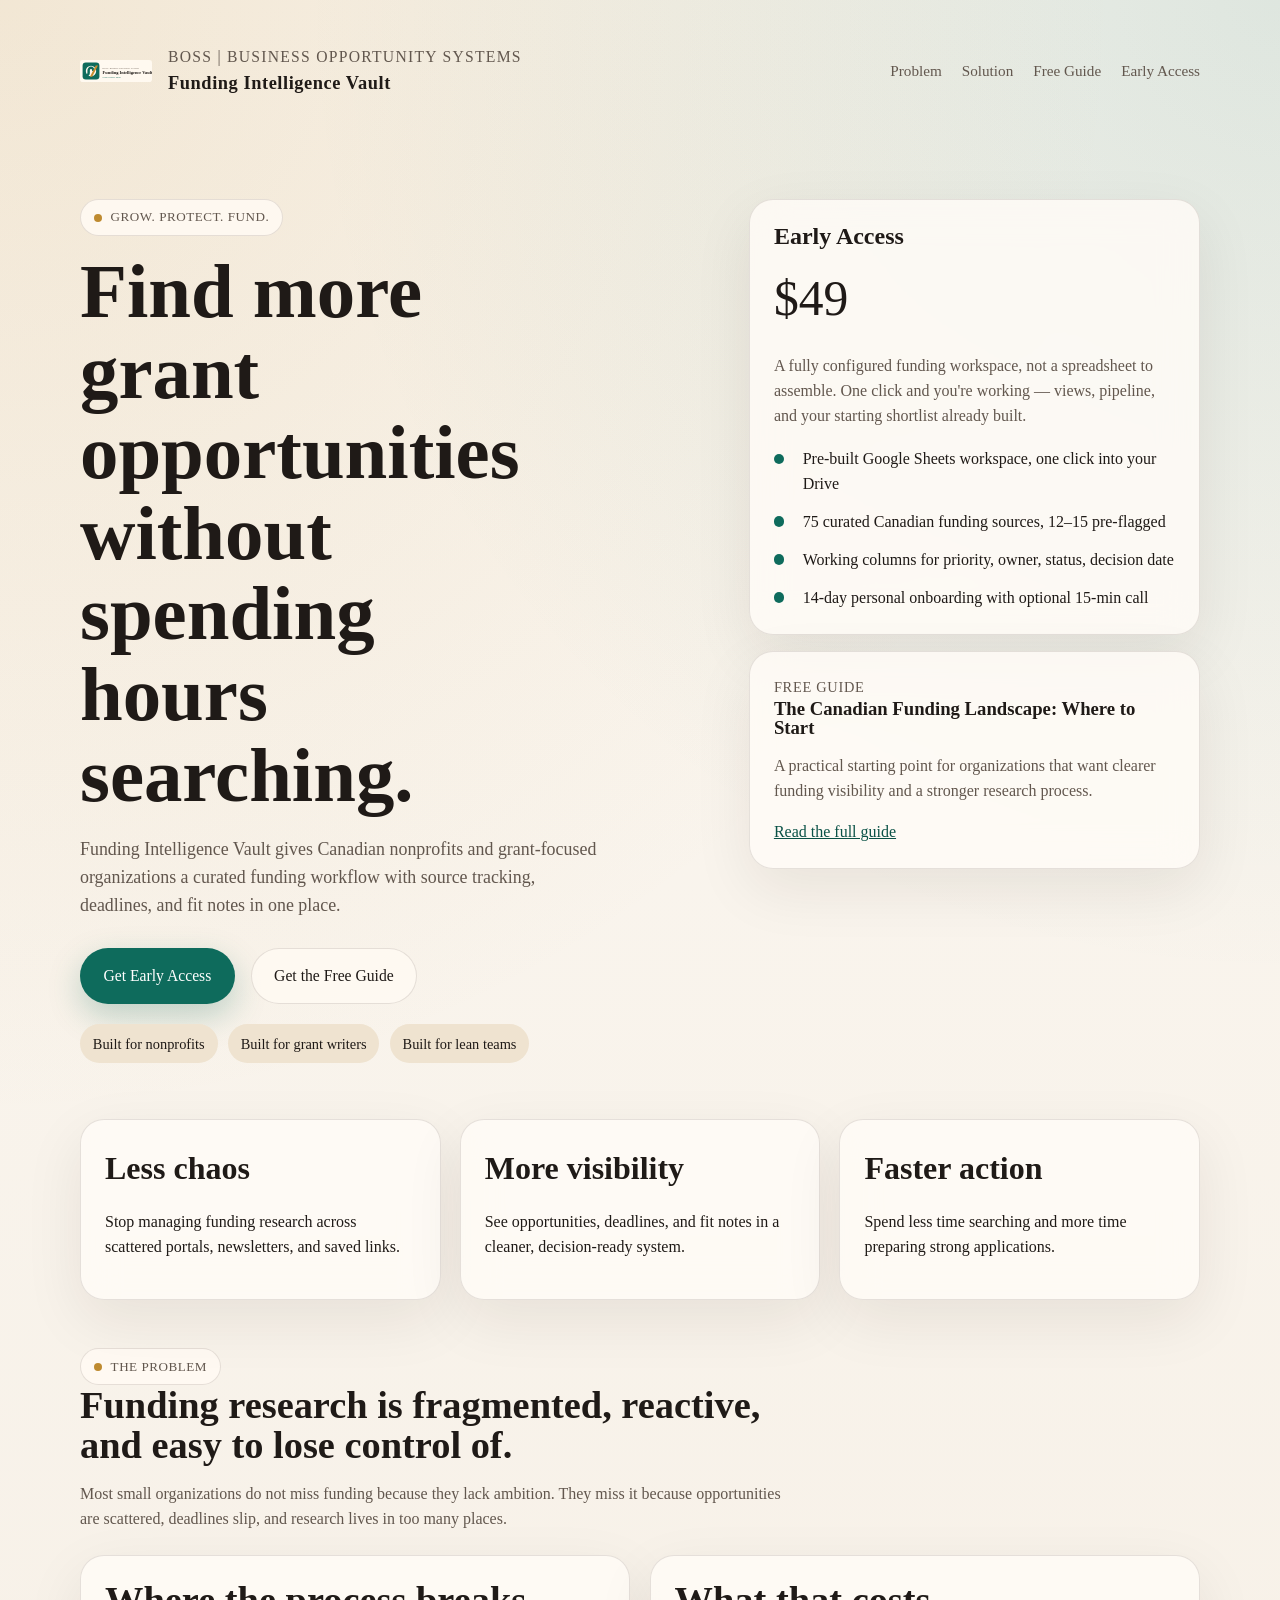
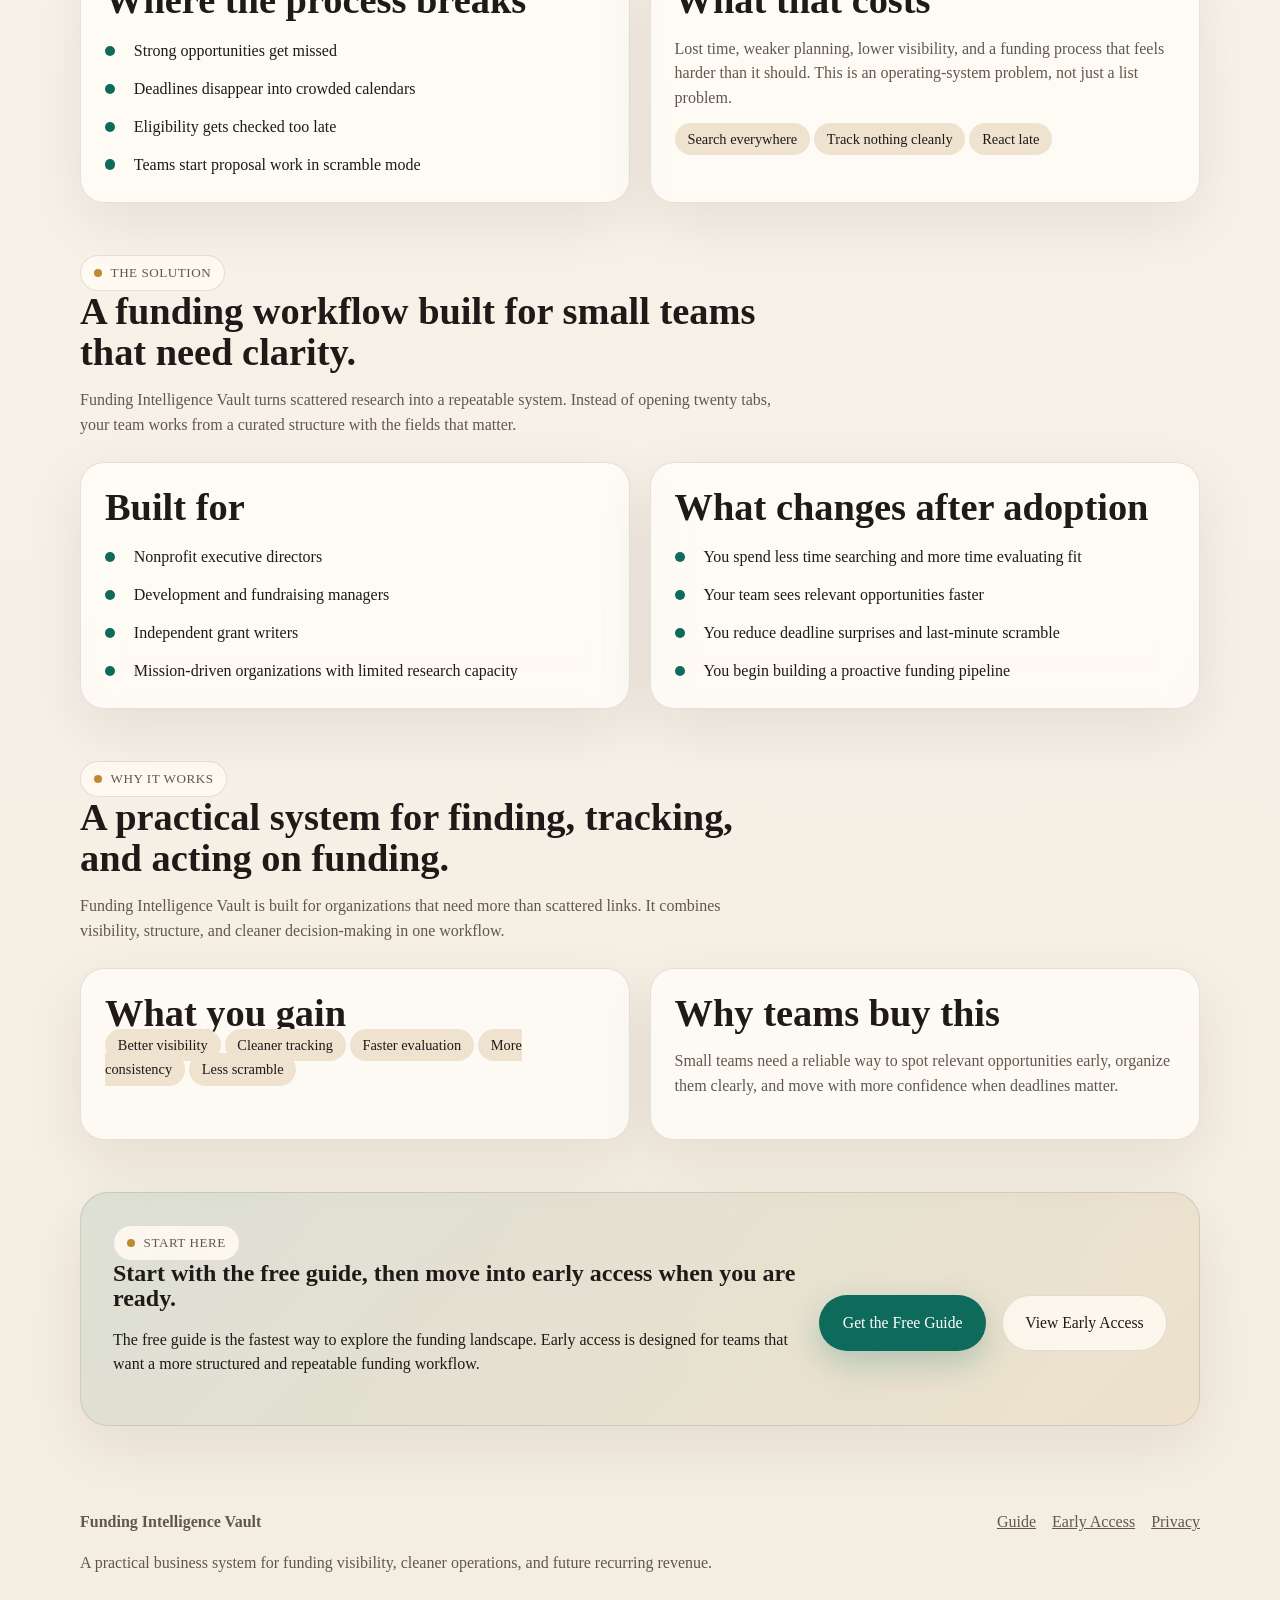
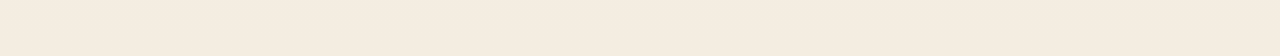
<file: index.html>
<!DOCTYPE html>
<html lang="en">
  <head>
    <meta charset="UTF-8" />
    <meta name="viewport" content="width=device-width, initial-scale=1.0" />
    <title>Funding Intelligence Vault | BOSs | Business Opportunity Systems</title>
    <meta
      name="description"
      content="Funding Intelligence Vault helps Canadian nonprofits and grant-focused organizations find relevant funding opportunities faster with curated sources, deadline tracking, and fit notes."
    />
    <meta property="og:title" content="Funding Intelligence Vault" />
    <meta
      property="og:description"
      content="A funding research and deadline-tracking system for Canadian nonprofits and grant-focused teams."
    />
    <meta property="og:type" content="website" />
    <link rel="icon" type="image/svg+xml" href="assets/favicon.svg" />
    <link rel="stylesheet" href="assets/styles.css" />
  </head>
  <body data-page="home">
    <header class="site-header shell">
      <nav class="nav">
        <a class="brand" href="index.html">
          <img class="brand-mark" src="assets/logo.svg" alt="Funding Intelligence Vault logo" />
        </a>
        <a class="brand brand-text" href="index.html">
          <span class="brand-kicker">BOSs | Business Opportunity Systems</span>
          <strong>Funding Intelligence Vault</strong>
        </a>
        <div class="nav-links">
          <a href="#problem">Problem</a>
          <a href="#solution">Solution</a>
          <a href="guide.html">Free Guide</a>
          <a href="beta.html">Early Access</a>
        </div>
      </nav>

      <section class="hero">
        <div class="hero-copy">
          <span class="eyebrow">Grow. Protect. Fund.</span>
          <h1>Find more grant opportunities without spending hours searching.</h1>
          <p class="lede">
            Funding Intelligence Vault gives Canadian nonprofits and grant-focused
            organizations a curated funding workflow with source tracking,
            deadlines, and fit notes in one place.
          </p>
          <div class="hero-actions">
            <a class="button primary" data-config-link="betaLink" href="beta.html">Get Early Access</a>
            <a class="button secondary" data-config-link="guideLink" href="guide.html">Get the Free Guide</a>
          </div>
          <div class="hero-notes">
            <span>Built for nonprofits</span>
            <span>Built for grant writers</span>
            <span>Built for lean teams</span>
          </div>
        </div>

        <div class="hero-stack">
          <article class="card feature-panel">
            <h2>Early Access</h2>
            <div class="price-tag">$49</div>
            <p>
              A fully configured funding workspace, not a spreadsheet to
              assemble. One click and you're working &mdash; views, pipeline,
              and your starting shortlist already built.
            </p>
            <ul class="icon-list">
              <li>Pre-built Google Sheets workspace, one click into your Drive</li>
              <li>75 curated Canadian funding sources, 12&ndash;15 pre-flagged</li>
              <li>Working columns for priority, owner, status, decision date</li>
              <li>14-day personal onboarding with optional 15-min call</li>
            </ul>
          </article>
          <article class="card accent-panel">
            <div class="card-label">Free Guide</div>
            <h3>The Canadian Funding Landscape: Where to Start</h3>
            <p>
              A practical starting point for organizations that want clearer
              funding visibility and a stronger research process.
            </p>
            <a class="text-link" href="guide-full.html">Read the full guide</a>
          </article>
        </div>
      </section>
    </header>

    <main class="shell">
      <section class="stat-grid">
        <article class="card stat-card">
          <strong>Less chaos</strong>
          <p>Stop managing funding research across scattered portals, newsletters, and saved links.</p>
        </article>
        <article class="card stat-card">
          <strong>More visibility</strong>
          <p>See opportunities, deadlines, and fit notes in a cleaner, decision-ready system.</p>
        </article>
        <article class="card stat-card">
          <strong>Faster action</strong>
          <p>Spend less time searching and more time preparing strong applications.</p>
        </article>
      </section>

      <section class="section" id="problem">
        <div class="section-head">
          <span class="eyebrow">The Problem</span>
          <h2>Funding research is fragmented, reactive, and easy to lose control of.</h2>
          <p>
            Most small organizations do not miss funding because they lack ambition.
            They miss it because opportunities are scattered, deadlines slip, and
            research lives in too many places.
          </p>
        </div>
        <div class="two-up">
          <article class="card content-card">
            <h3>Where the process breaks</h3>
            <ul class="icon-list">
              <li>Strong opportunities get missed</li>
              <li>Deadlines disappear into crowded calendars</li>
              <li>Eligibility gets checked too late</li>
              <li>Teams start proposal work in scramble mode</li>
            </ul>
          </article>
          <article class="card content-card">
            <h3>What that costs</h3>
            <p>
              Lost time, weaker planning, lower visibility, and a funding process
              that feels harder than it should. This is an operating-system
              problem, not just a list problem.
            </p>
            <div class="pill-row">
              <span>Search everywhere</span>
              <span>Track nothing cleanly</span>
              <span>React late</span>
            </div>
          </article>
        </div>
      </section>

      <section class="section" id="solution">
        <div class="section-head">
          <span class="eyebrow">The Solution</span>
          <h2>A funding workflow built for small teams that need clarity.</h2>
          <p>
            Funding Intelligence Vault turns scattered research into a repeatable
            system. Instead of opening twenty tabs, your team works from a curated
            structure with the fields that matter.
          </p>
        </div>
        <div class="two-up">
          <article class="card content-card">
            <h3>Built for</h3>
            <ul class="icon-list">
              <li>Nonprofit executive directors</li>
              <li>Development and fundraising managers</li>
              <li>Independent grant writers</li>
              <li>Mission-driven organizations with limited research capacity</li>
            </ul>
          </article>
          <article class="card content-card">
            <h3>What changes after adoption</h3>
            <ul class="icon-list">
              <li>You spend less time searching and more time evaluating fit</li>
              <li>Your team sees relevant opportunities faster</li>
              <li>You reduce deadline surprises and last-minute scramble</li>
              <li>You begin building a proactive funding pipeline</li>
            </ul>
          </article>
        </div>
      </section>

      <section class="section">
        <div class="section-head">
          <span class="eyebrow">Why It Works</span>
          <h2>A practical system for finding, tracking, and acting on funding.</h2>
          <p>
            Funding Intelligence Vault is built for organizations that need more
            than scattered links. It combines visibility, structure, and cleaner
            decision-making in one workflow.
          </p>
        </div>
        <div class="two-up">
          <article class="card content-card">
            <h3>What you gain</h3>
            <div class="pill-row">
              <span>Better visibility</span>
              <span>Cleaner tracking</span>
              <span>Faster evaluation</span>
              <span>More consistency</span>
              <span>Less scramble</span>
            </div>
          </article>
          <article class="card content-card">
            <h3>Why teams buy this</h3>
            <p>
              Small teams need a reliable way to spot relevant opportunities early,
              organize them clearly, and move with more confidence when deadlines
              matter.
            </p>
          </article>
        </div>
      </section>

      <section class="section">
        <div class="callout">
          <div>
            <span class="eyebrow">Start Here</span>
            <h2>Start with the free guide, then move into early access when you are ready.</h2>
            <p>
              The free guide is the fastest way to explore the funding landscape.
              Early access is designed for teams that want a more structured
              and repeatable funding workflow.
            </p>
          </div>
          <div class="hero-actions">
            <a class="button primary" data-config-link="guideLink" href="guide.html">Get the Free Guide</a>
            <a class="button secondary" data-config-link="betaLink" href="beta.html">View Early Access</a>
          </div>
        </div>
      </section>
    </main>

    <footer class="site-footer shell">
      <div>
        <strong>Funding Intelligence Vault</strong>
        <p>A practical business system for funding visibility, cleaner operations, and future recurring revenue.</p>
      </div>
      <div class="footer-links">
        <a href="guide.html">Guide</a>
        <a href="beta.html">Early Access</a>
        <a href="privacy.html">Privacy</a>
      </div>
    </footer>

    <script src="config.js"></script>
    <script src="assets/site.js"></script>
  </body>
</html>
</file>
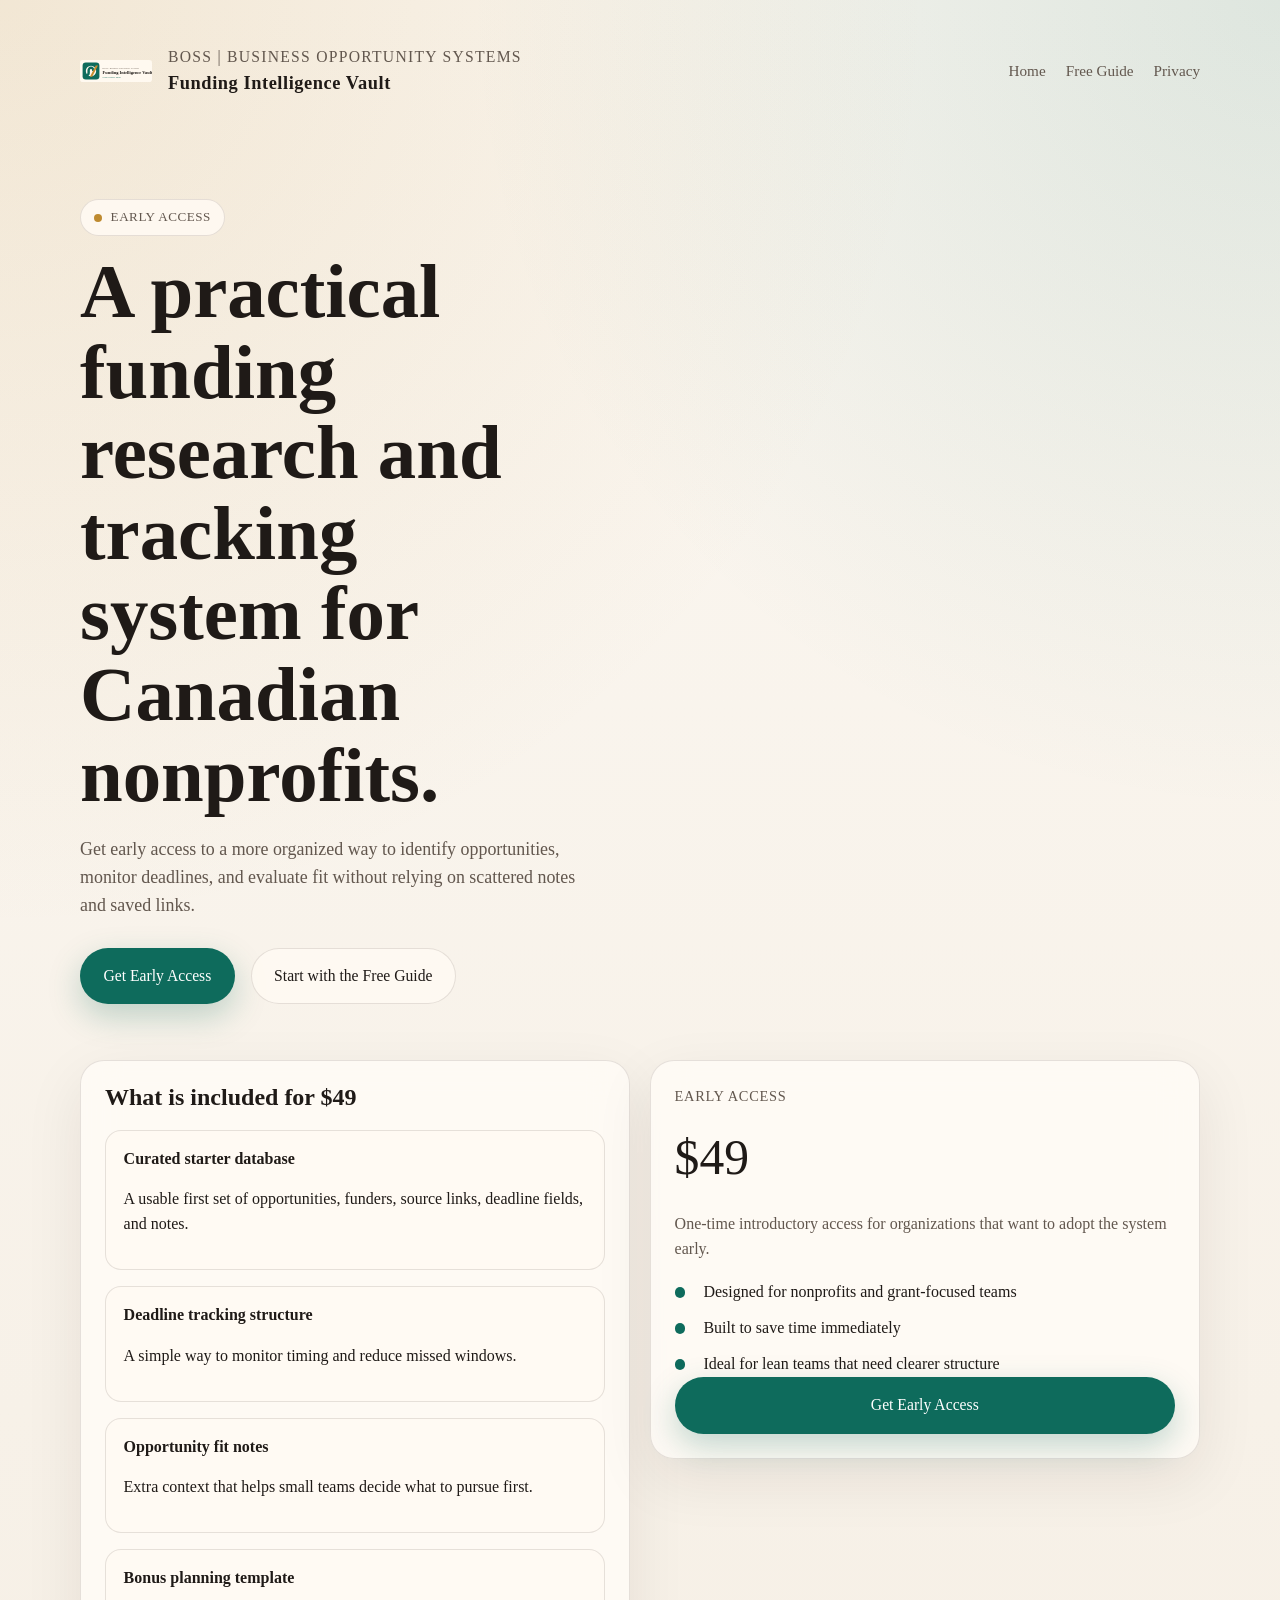
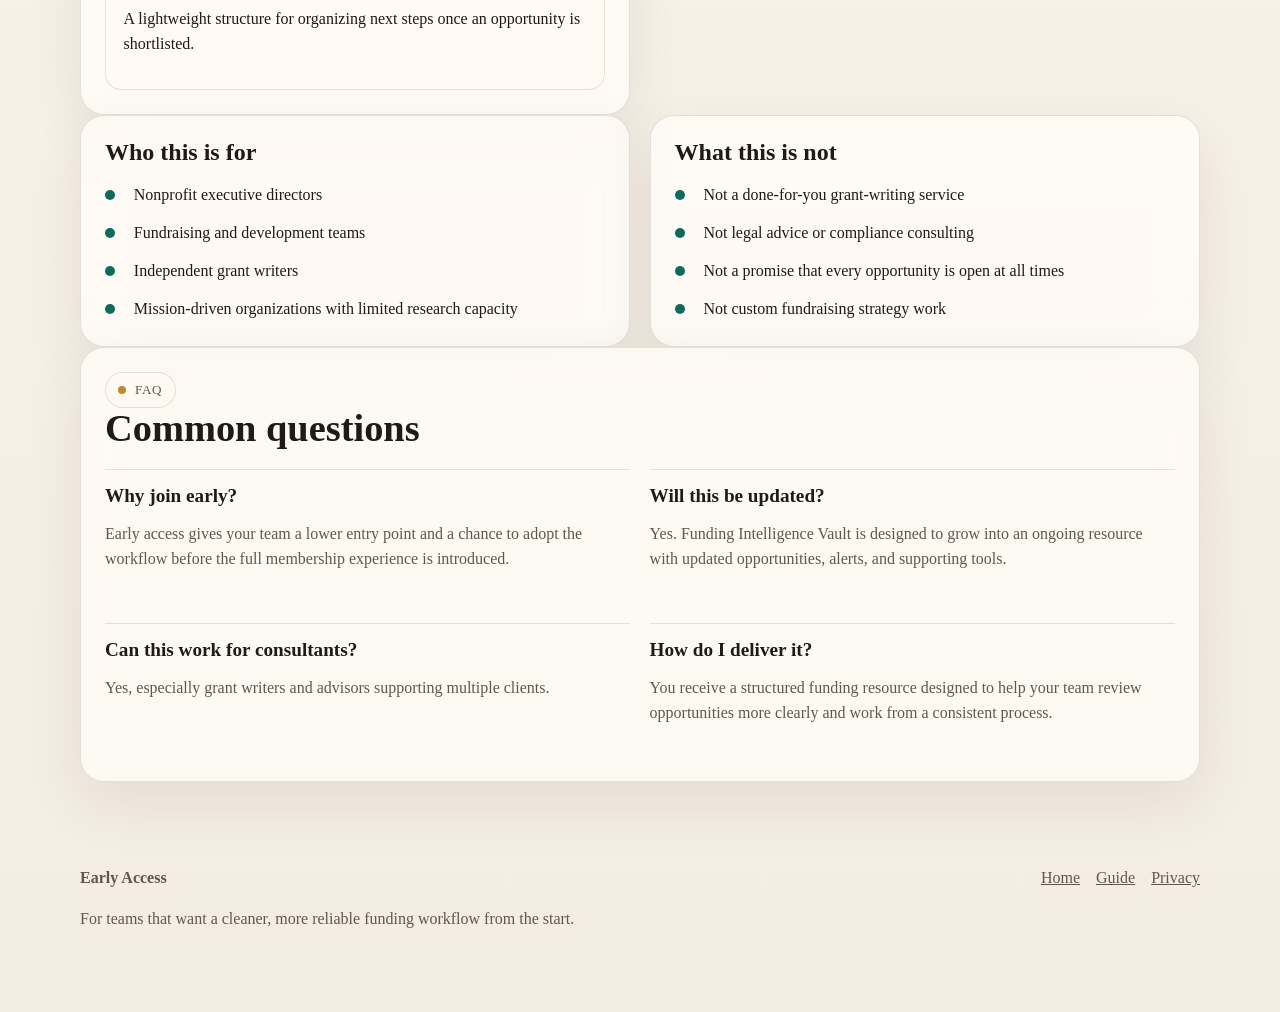
<file: beta.html>
<!DOCTYPE html>
<html lang="en">
  <head>
    <meta charset="UTF-8" />
    <meta name="viewport" content="width=device-width, initial-scale=1.0" />
    <title>Early Access | Funding Intelligence Vault</title>
    <meta
      name="description"
      content="Get early access to Funding Intelligence Vault for $49."
    />
    <link rel="icon" type="image/svg+xml" href="assets/favicon.svg" />
    <link rel="stylesheet" href="assets/styles.css" />
  </head>
  <body data-page="beta">
    <header class="subpage-header shell">
      <nav class="nav">
        <a class="brand" href="index.html">
          <img class="brand-mark" src="assets/logo.svg" alt="Funding Intelligence Vault logo" />
        </a>
        <a class="brand brand-text" href="index.html">
          <span class="brand-kicker">BOSs | Business Opportunity Systems</span>
          <strong>Funding Intelligence Vault</strong>
        </a>
        <div class="nav-links">
          <a href="index.html">Home</a>
          <a href="guide.html">Free Guide</a>
          <a href="privacy.html">Privacy</a>
        </div>
      </nav>
      <section class="subpage-hero">
        <span class="eyebrow">Early Access</span>
        <h1>A practical funding research and tracking system for Canadian nonprofits.</h1>
        <p class="lede">
          Get early access to a more organized way to identify opportunities,
          monitor deadlines, and evaluate fit without relying on scattered notes
          and saved links.
        </p>
        <div class="hero-actions">
          <a class="button primary" data-config-link="betaLink" href="#">Get Early Access</a>
          <a class="button secondary" href="guide.html">Start with the Free Guide</a>
        </div>
      </section>
    </header>

    <main class="shell section-stack">
      <section class="offer-layout">
        <article class="card offer-main">
          <h2>What is included for $49</h2>
          <div class="offer-items">
            <div>
              <strong>Curated starter database</strong>
              <p>A usable first set of opportunities, funders, source links, deadline fields, and notes.</p>
            </div>
            <div>
              <strong>Deadline tracking structure</strong>
              <p>A simple way to monitor timing and reduce missed windows.</p>
            </div>
            <div>
              <strong>Opportunity fit notes</strong>
              <p>Extra context that helps small teams decide what to pursue first.</p>
            </div>
            <div>
              <strong>Bonus planning template</strong>
              <p>A lightweight structure for organizing next steps once an opportunity is shortlisted.</p>
            </div>
          </div>
        </article>

        <aside class="card offer-sidebar">
          <div class="card-label">Early Access</div>
          <div class="price-tag">$49</div>
          <p>One-time introductory access for organizations that want to adopt the system early.</p>
          <ul class="icon-list compact">
            <li>Designed for nonprofits and grant-focused teams</li>
            <li>Built to save time immediately</li>
            <li>Ideal for lean teams that need clearer structure</li>
          </ul>
          <a class="button primary full-width" data-config-link="betaLink" href="#">Get Early Access</a>
        </aside>
      </section>

      <section class="two-up">
        <article class="card content-card">
          <h2>Who this is for</h2>
          <ul class="icon-list">
            <li>Nonprofit executive directors</li>
            <li>Fundraising and development teams</li>
            <li>Independent grant writers</li>
            <li>Mission-driven organizations with limited research capacity</li>
          </ul>
        </article>
        <article class="card content-card">
          <h2>What this is not</h2>
          <ul class="icon-list">
            <li>Not a done-for-you grant-writing service</li>
            <li>Not legal advice or compliance consulting</li>
            <li>Not a promise that every opportunity is open at all times</li>
            <li>Not custom fundraising strategy work</li>
          </ul>
        </article>
      </section>

      <section class="card faq-panel">
        <div class="reading-head">
          <span class="eyebrow">FAQ</span>
          <h2>Common questions</h2>
        </div>
        <div class="reading-grid">
          <article>
            <h3>Why join early?</h3>
            <p>Early access gives your team a lower entry point and a chance to adopt the workflow before the full membership experience is introduced.</p>
          </article>
          <article>
            <h3>Will this be updated?</h3>
            <p>Yes. Funding Intelligence Vault is designed to grow into an ongoing resource with updated opportunities, alerts, and supporting tools.</p>
          </article>
          <article>
            <h3>Can this work for consultants?</h3>
            <p>Yes, especially grant writers and advisors supporting multiple clients.</p>
          </article>
          <article>
            <h3>How do I deliver it?</h3>
            <p>You receive a structured funding resource designed to help your team review opportunities more clearly and work from a consistent process.</p>
          </article>
        </div>
      </section>
    </main>

    <footer class="site-footer shell">
      <div>
        <strong>Early Access</strong>
        <p>For teams that want a cleaner, more reliable funding workflow from the start.</p>
      </div>
      <div class="footer-links">
        <a href="index.html">Home</a>
        <a href="guide.html">Guide</a>
        <a href="privacy.html">Privacy</a>
      </div>
    </footer>

    <script src="config.js"></script>
    <script src="assets/site.js"></script>
  </body>
</html>
</file>
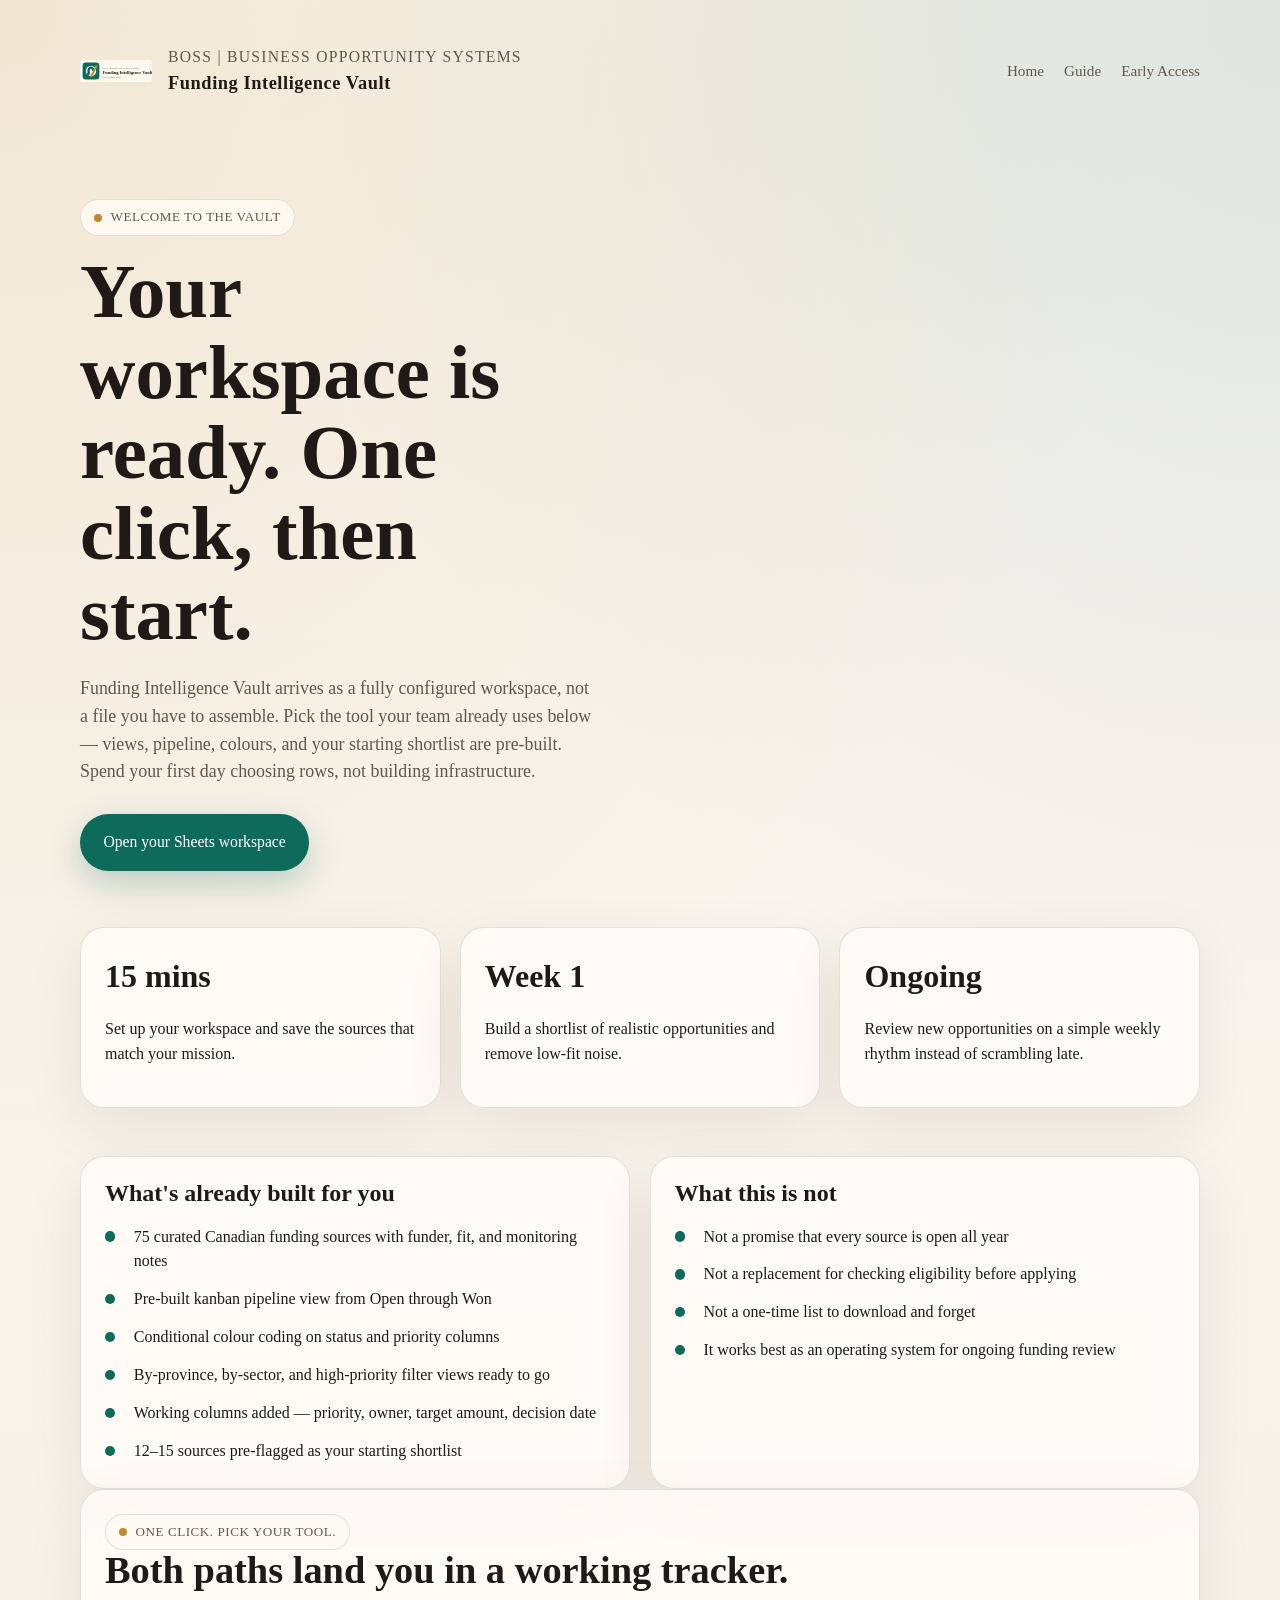
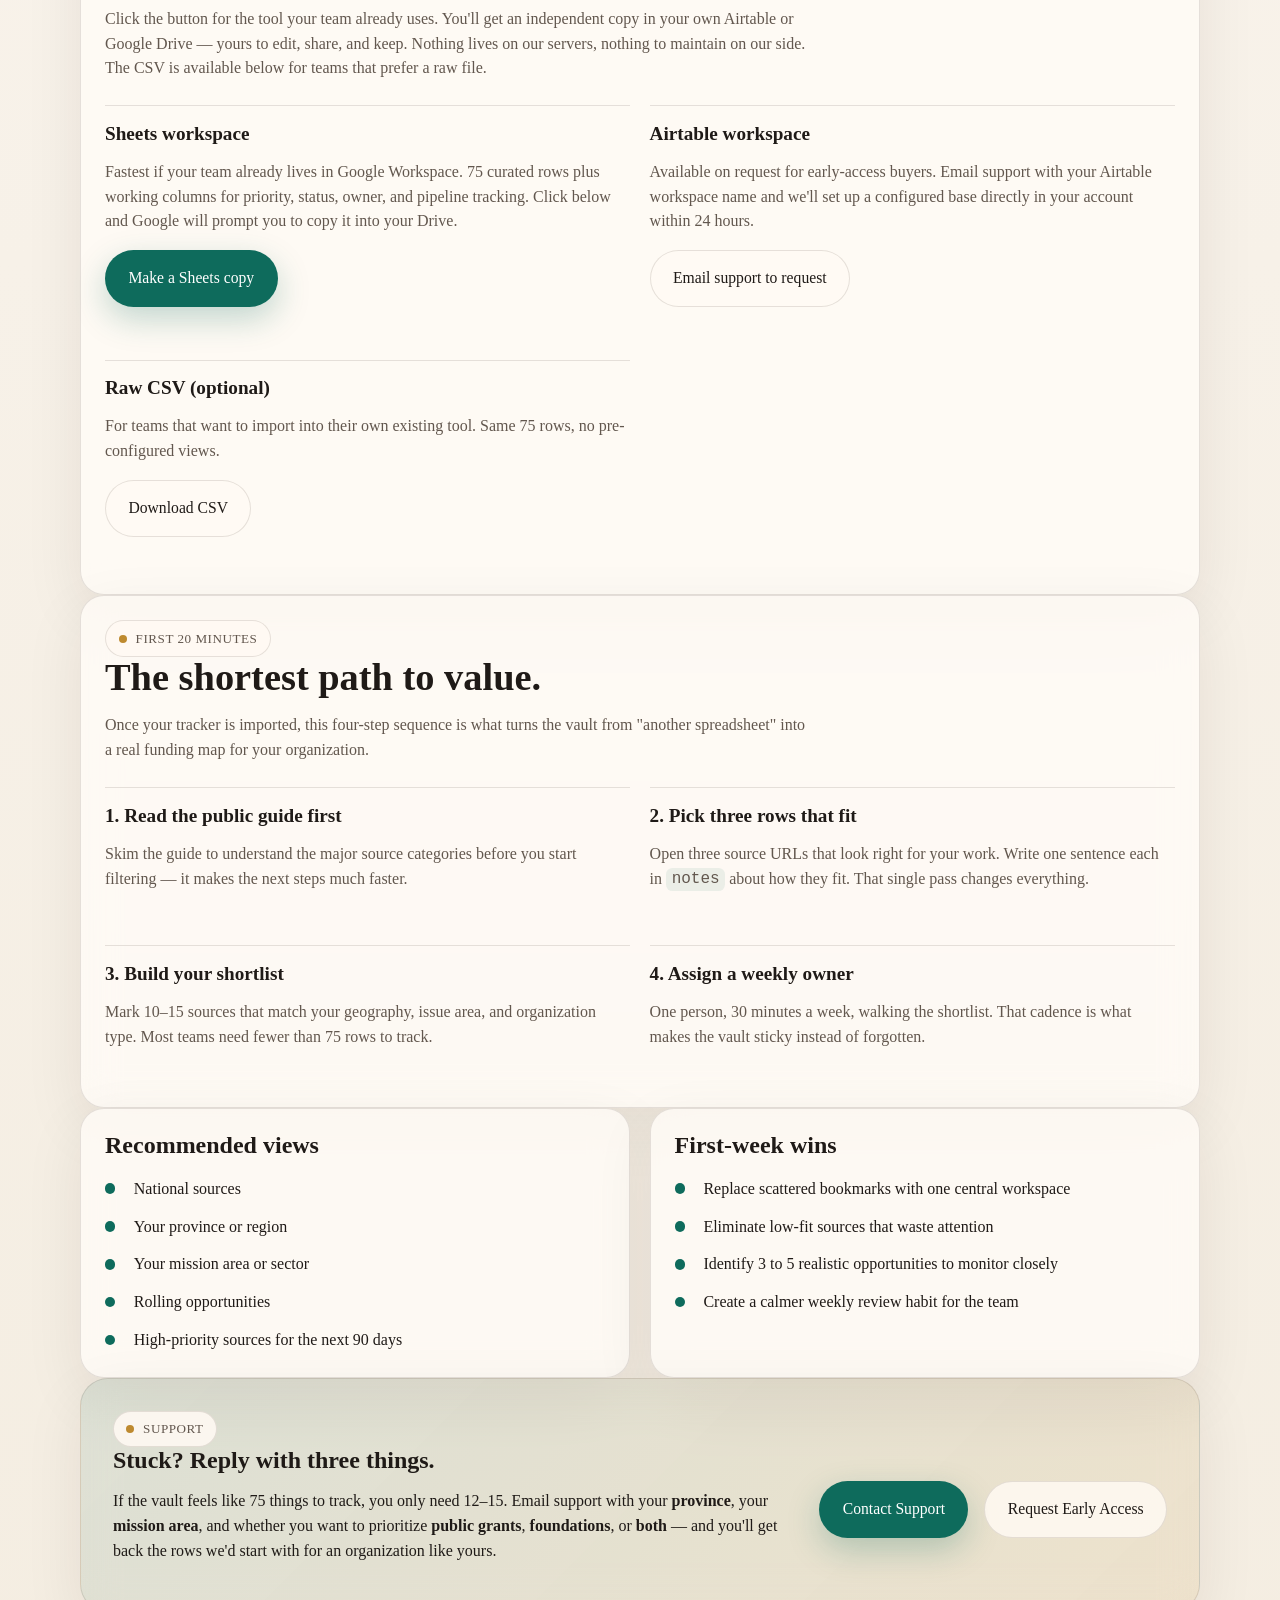
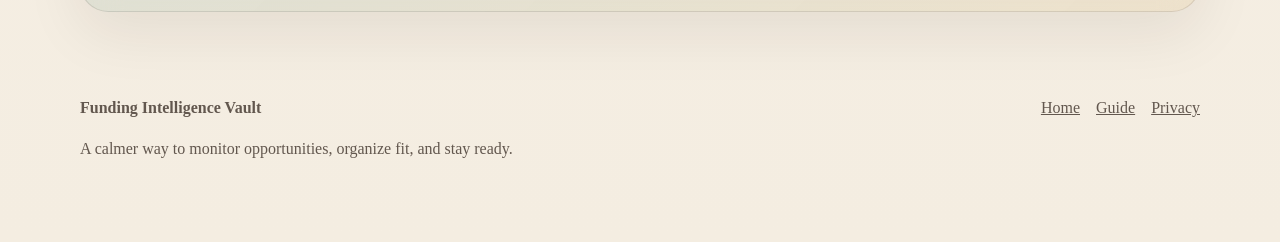
<file: customer-start.html>
<!DOCTYPE html>
<html lang="en">
  <head>
    <meta charset="UTF-8" />
    <meta name="viewport" content="width=device-width, initial-scale=1.0" />
    <title>Customer Start Guide | Funding Intelligence Vault</title>
    <meta
      name="description"
      content="A clear onboarding guide for getting value from Funding Intelligence Vault in your first week."
    />
    <link rel="icon" type="image/svg+xml" href="assets/favicon.svg" />
    <link rel="stylesheet" href="assets/styles.css" />
  </head>
  <body data-page="customer-start">
    <header class="subpage-header shell">
      <nav class="nav">
        <a class="brand" href="index.html">
          <img class="brand-mark" src="assets/logo.svg" alt="Funding Intelligence Vault logo" />
        </a>
        <a class="brand brand-text" href="index.html">
          <span class="brand-kicker">BOSs | Business Opportunity Systems</span>
          <strong>Funding Intelligence Vault</strong>
        </a>
        <div class="nav-links">
          <a href="index.html">Home</a>
          <a href="guide-full.html">Guide</a>
          <a href="request-access.html">Early Access</a>
        </div>
      </nav>

      <section class="subpage-hero">
        <span class="eyebrow">Welcome to the Vault</span>
        <h1>Your workspace is ready. One click, then start.</h1>
        <p class="lede">
          Funding Intelligence Vault arrives as a fully configured workspace,
          not a file you have to assemble. Pick the tool your team already
          uses below &mdash; views, pipeline, colours, and your starting
          shortlist are pre-built. Spend your first day choosing rows, not
          building infrastructure.
        </p>
        <div class="hero-actions">
          <a class="button primary" data-config-link="sheetsTemplateUrl" href="#">Open your Sheets workspace</a>
          <a class="button secondary" data-config-link="airtableTemplateUrl" data-hide-when-empty href="#">Or open the Airtable version</a>
        </div>
      </section>
    </header>

    <main class="shell section-stack">
      <section class="stat-grid">
        <article class="card stat-card">
          <strong>15 mins</strong>
          <p>Set up your workspace and save the sources that match your mission.</p>
        </article>
        <article class="card stat-card">
          <strong>Week 1</strong>
          <p>Build a shortlist of realistic opportunities and remove low-fit noise.</p>
        </article>
        <article class="card stat-card">
          <strong>Ongoing</strong>
          <p>Review new opportunities on a simple weekly rhythm instead of scrambling late.</p>
        </article>
      </section>

      <section class="two-up">
        <article class="card content-card">
          <h2>What's already built for you</h2>
          <ul class="icon-list">
            <li>75 curated Canadian funding sources with funder, fit, and monitoring notes</li>
            <li>Pre-built kanban pipeline view from Open through Won</li>
            <li>Conditional colour coding on status and priority columns</li>
            <li>By-province, by-sector, and high-priority filter views ready to go</li>
            <li>Working columns added &mdash; priority, owner, target amount, decision date</li>
            <li>12&ndash;15 sources pre-flagged as your starting shortlist</li>
          </ul>
        </article>
        <article class="card content-card">
          <h2>What this is not</h2>
          <ul class="icon-list">
            <li>Not a promise that every source is open all year</li>
            <li>Not a replacement for checking eligibility before applying</li>
            <li>Not a one-time list to download and forget</li>
            <li>It works best as an operating system for ongoing funding review</li>
          </ul>
        </article>
      </section>

      <section class="card reading-card">
        <div class="section-head">
          <span class="eyebrow">One click. Pick your tool.</span>
          <h2>Both paths land you in a working tracker.</h2>
          <p>
            Click the button for the tool your team already uses. You'll get
            an independent copy in your own Airtable or Google Drive &mdash;
            yours to edit, share, and keep. Nothing lives on our servers,
            nothing to maintain on our side. The CSV is available below for
            teams that prefer a raw file.
          </p>
        </div>
        <div class="reading-grid onboarding-grid">
          <article>
            <h3>Sheets workspace</h3>
            <p>
              Fastest if your team already lives in Google Workspace. 75
              curated rows plus working columns for priority, status,
              owner, and pipeline tracking. Click below and Google will
              prompt you to copy it into your Drive.
            </p>
            <p>
              <a class="button primary" data-config-link="sheetsTemplateUrl" href="#">Make a Sheets copy</a>
            </p>
          </article>
          <article data-hide-when-empty-parent>
            <h3>Airtable workspace</h3>
            <p>
              Available on request for early-access buyers. Email support
              with your Airtable workspace name and we'll set up a
              configured base directly in your account within 24 hours.
            </p>
            <p>
              <a class="button secondary" data-config-link="contactLink" href="#">Email support to request</a>
            </p>
          </article>
          <article>
            <h3>Raw CSV (optional)</h3>
            <p>
              For teams that want to import into their own existing tool.
              Same 75 rows, no pre-configured views.
            </p>
            <p>
              <a class="button secondary" href="funding-intelligence-vault-template.csv" download>Download CSV</a>
            </p>
          </article>
        </div>
      </section>

      <section class="card reading-card">
        <div class="section-head">
          <span class="eyebrow">First 20 Minutes</span>
          <h2>The shortest path to value.</h2>
          <p>
            Once your tracker is imported, this four-step sequence is what
            turns the vault from "another spreadsheet" into a real funding map
            for your organization.
          </p>
        </div>
        <div class="reading-grid onboarding-grid">
          <article>
            <h3>1. Read the public guide first</h3>
            <p>
              Skim the guide to understand the major source categories before
              you start filtering — it makes the next steps much faster.
            </p>
          </article>
          <article>
            <h3>2. Pick three rows that fit</h3>
            <p>
              Open three source URLs that look right for your work. Write one
              sentence each in <code>notes</code> about how they fit. That
              single pass changes everything.
            </p>
          </article>
          <article>
            <h3>3. Build your shortlist</h3>
            <p>
              Mark 10–15 sources that match your geography, issue area, and
              organization type. Most teams need fewer than 75 rows to track.
            </p>
          </article>
          <article>
            <h3>4. Assign a weekly owner</h3>
            <p>
              One person, 30 minutes a week, walking the shortlist. That
              cadence is what makes the vault sticky instead of forgotten.
            </p>
          </article>
        </div>
      </section>

      <section class="two-up">
        <article class="card content-card">
          <h2>Recommended views</h2>
          <ul class="icon-list">
            <li>National sources</li>
            <li>Your province or region</li>
            <li>Your mission area or sector</li>
            <li>Rolling opportunities</li>
            <li>High-priority sources for the next 90 days</li>
          </ul>
        </article>
        <article class="card content-card">
          <h2>First-week wins</h2>
          <ul class="icon-list">
            <li>Replace scattered bookmarks with one central workspace</li>
            <li>Eliminate low-fit sources that waste attention</li>
            <li>Identify 3 to 5 realistic opportunities to monitor closely</li>
            <li>Create a calmer weekly review habit for the team</li>
          </ul>
        </article>
      </section>

      <section class="card callout">
        <div>
          <span class="eyebrow">Support</span>
          <h2>Stuck? Reply with three things.</h2>
          <p>
            If the vault feels like 75 things to track, you only need 12–15.
            Email support with your <strong>province</strong>, your
            <strong>mission area</strong>, and whether you want to prioritize
            <strong>public grants</strong>, <strong>foundations</strong>, or
            <strong>both</strong> — and you'll get back the rows we'd start
            with for an organization like yours.
          </p>
        </div>
        <div class="hero-actions">
          <a class="button primary" data-config-link="contactLink" href="#">Contact Support</a>
          <a class="button secondary" href="request-access.html">Request Early Access</a>
        </div>
      </section>
    </main>

    <footer class="site-footer shell">
      <div>
        <strong>Funding Intelligence Vault</strong>
        <p>A calmer way to monitor opportunities, organize fit, and stay ready.</p>
      </div>
      <div class="footer-links">
        <a href="index.html">Home</a>
        <a href="guide-full.html">Guide</a>
        <a href="privacy.html">Privacy</a>
      </div>
    </footer>

    <script src="config.js"></script>
    <script src="assets/site.js"></script>
  </body>
</html>
</file>
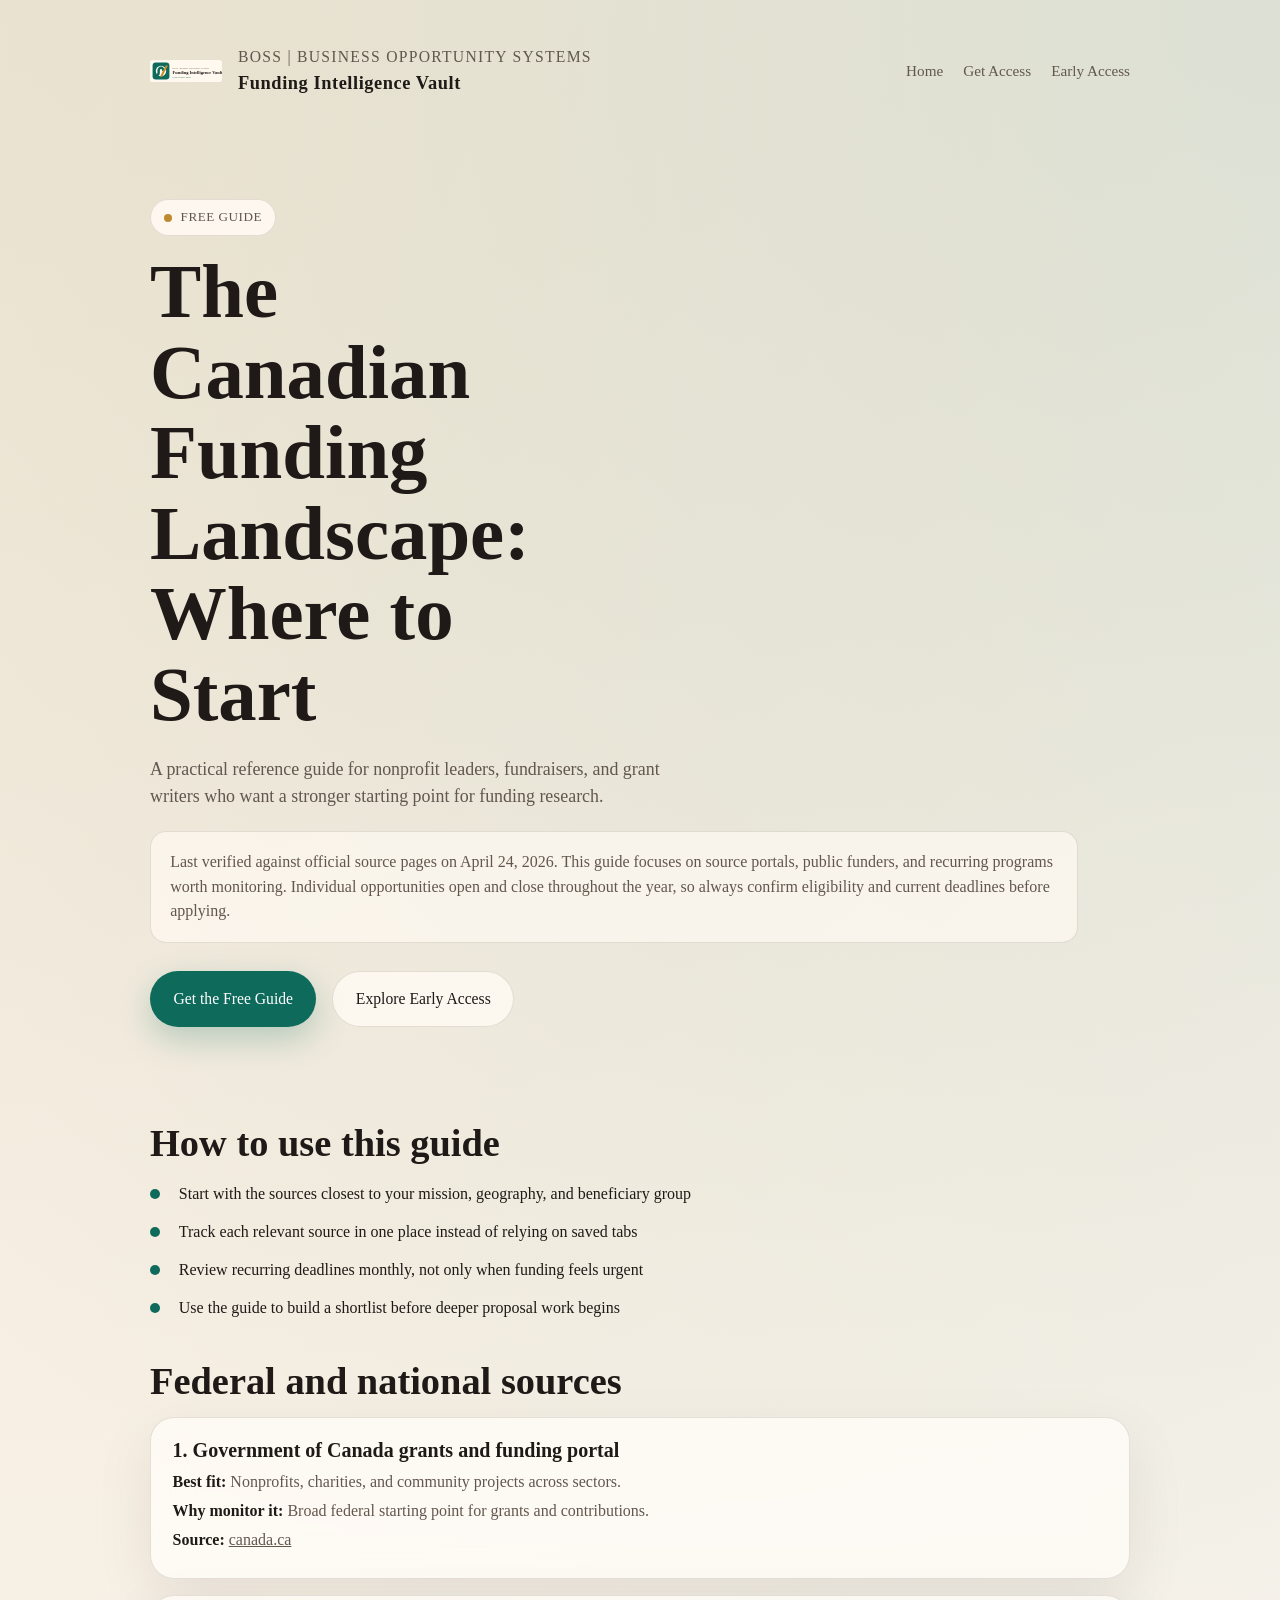
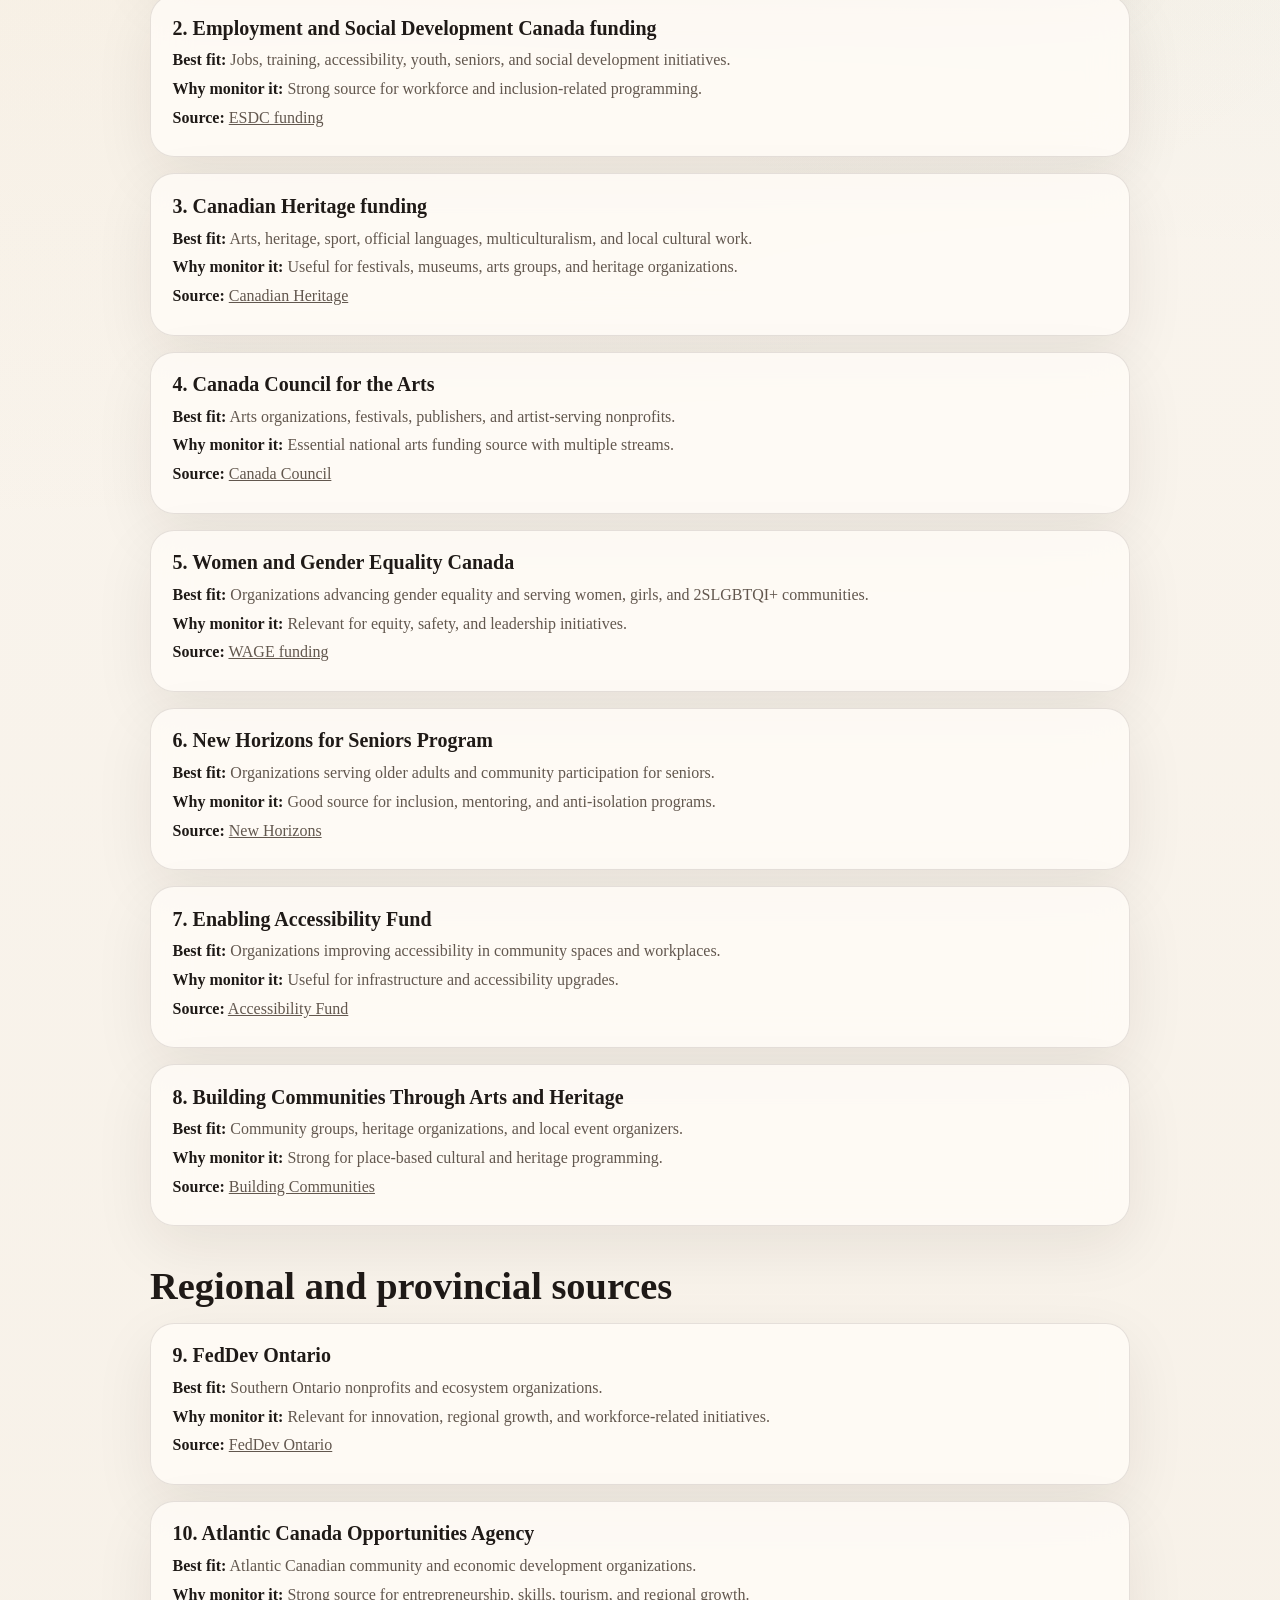
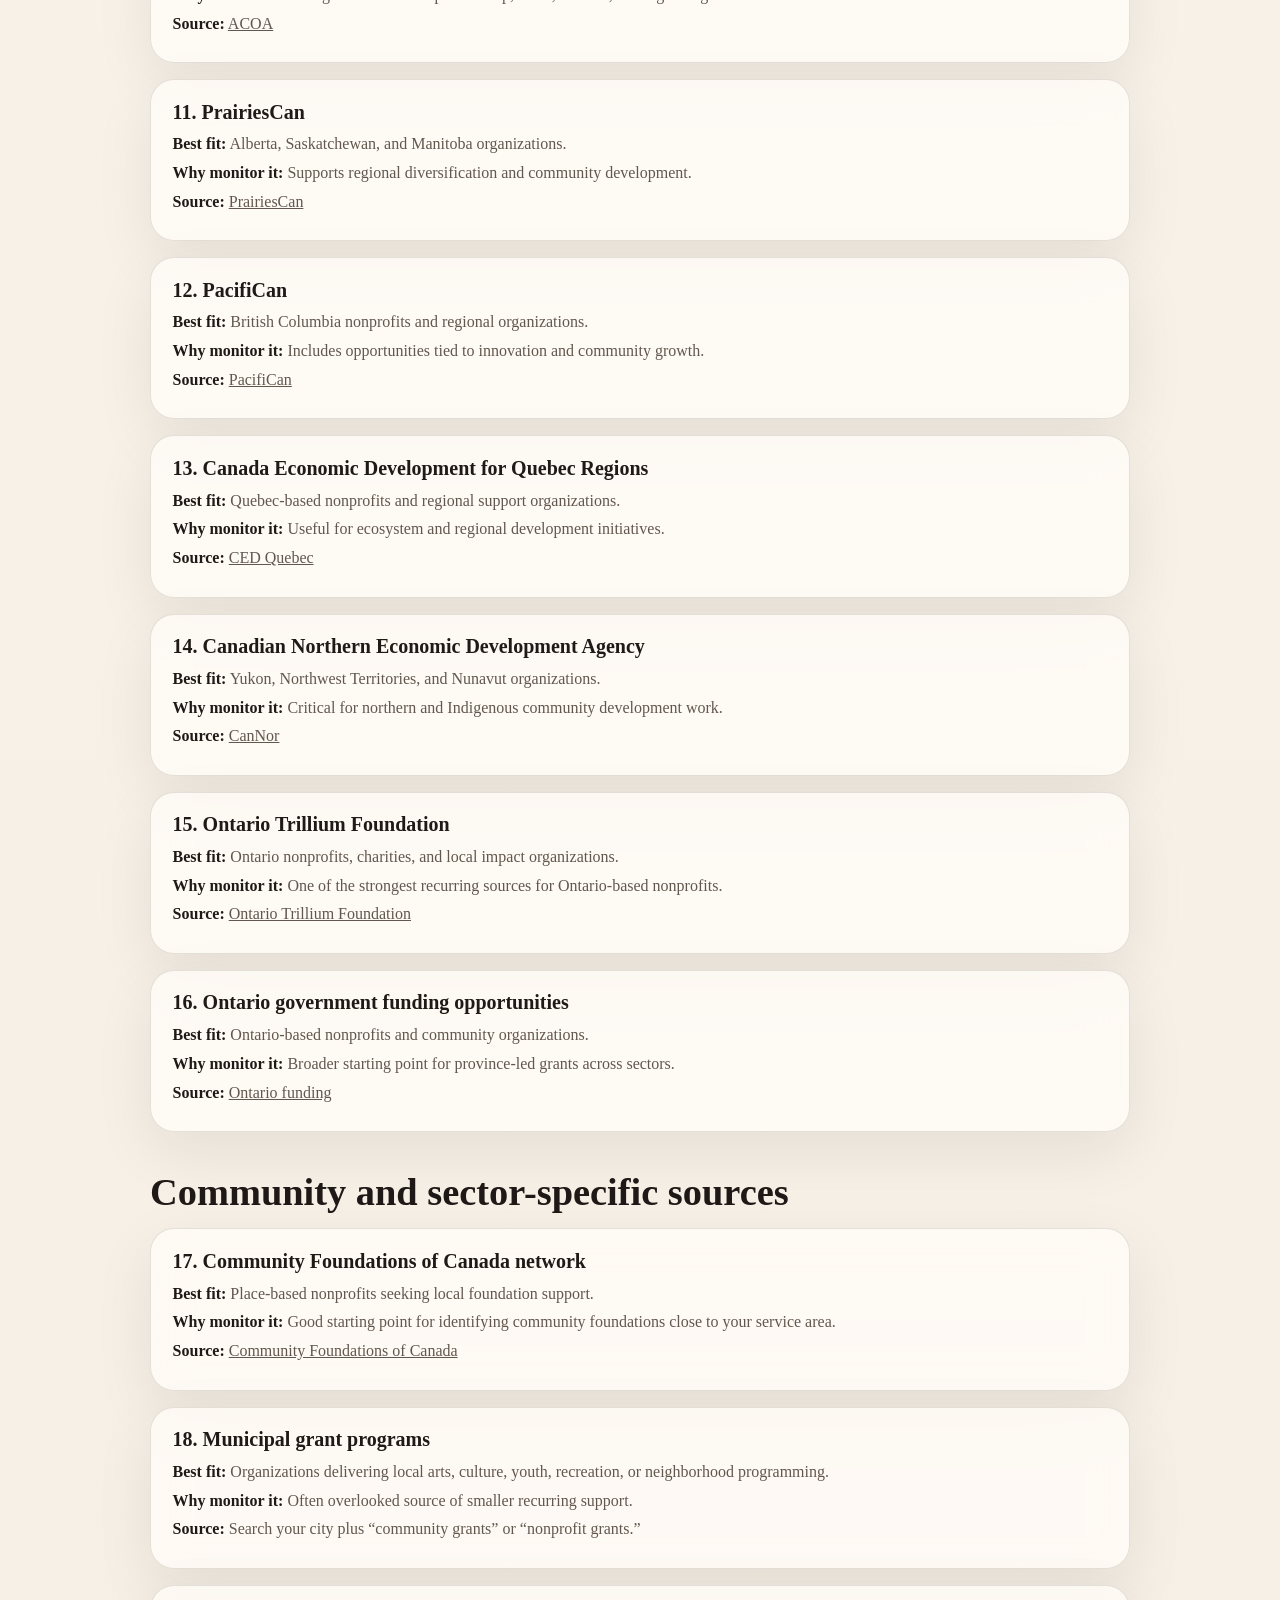
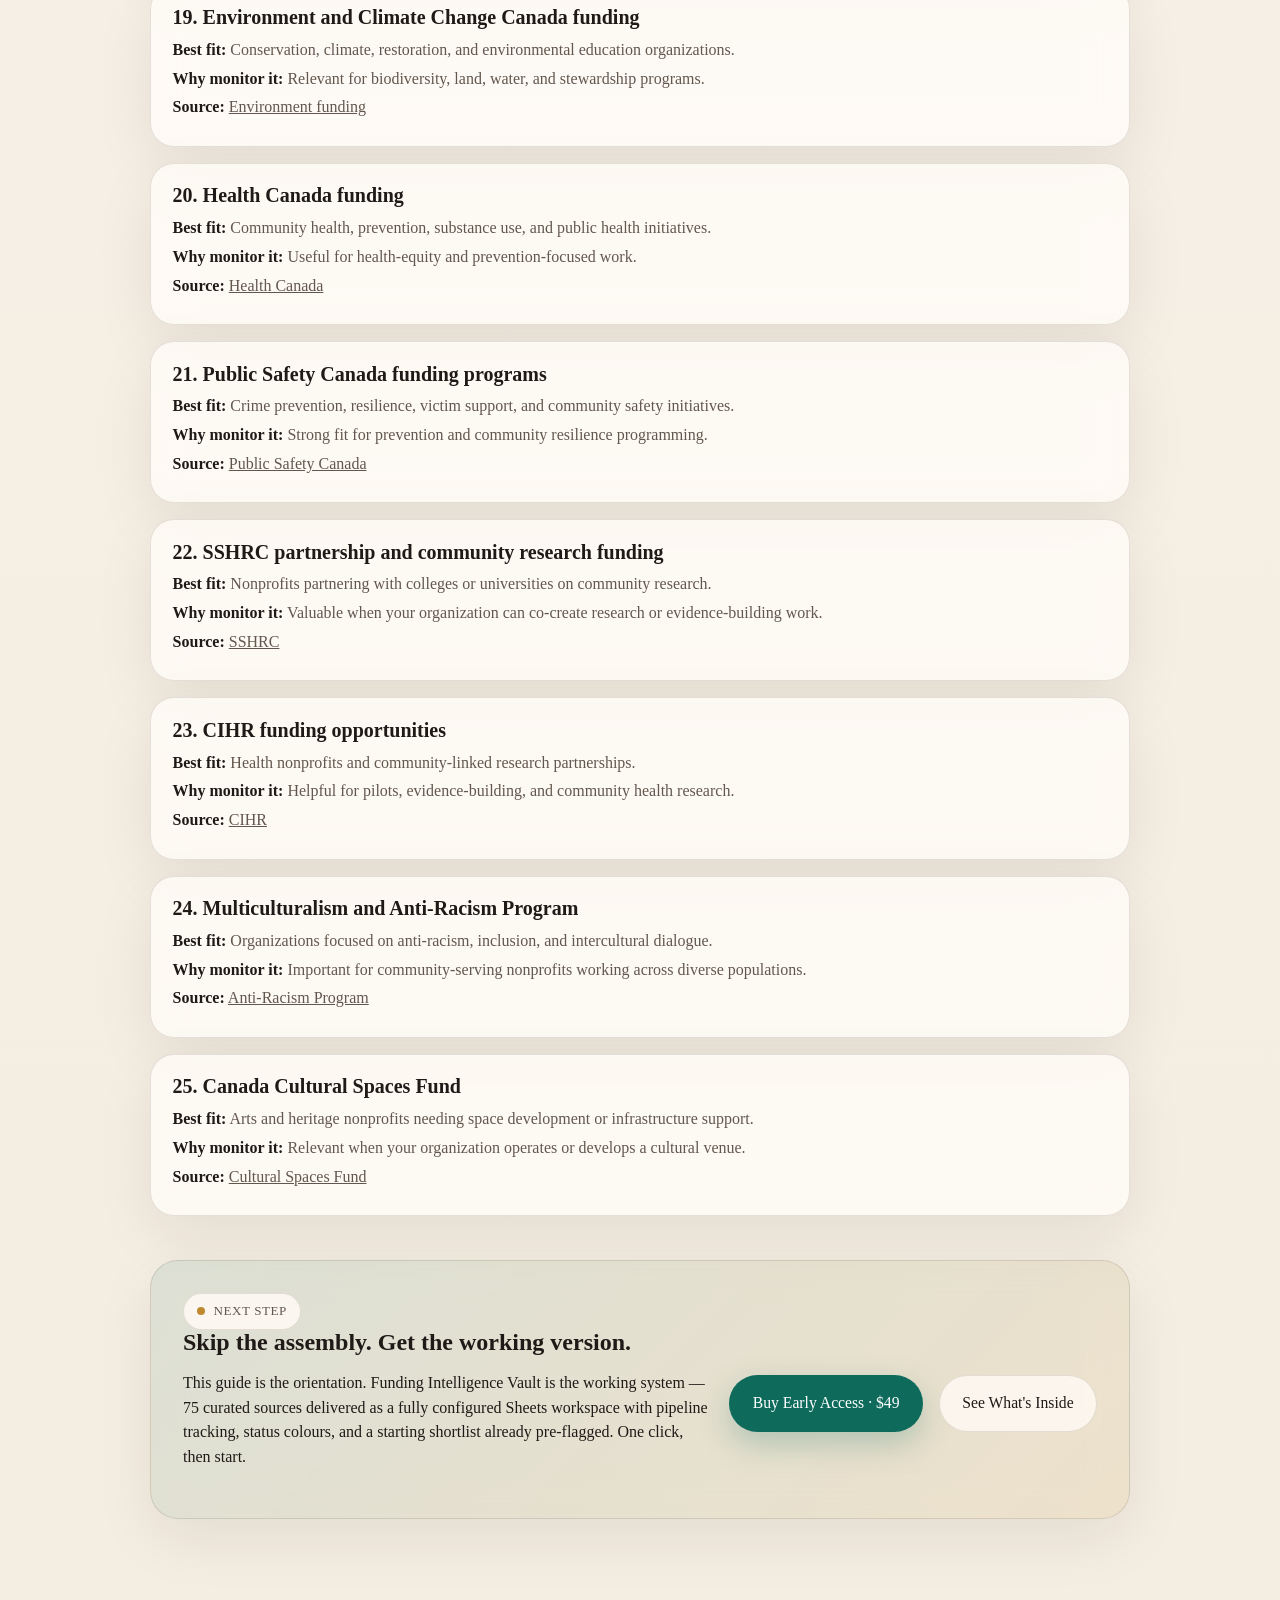
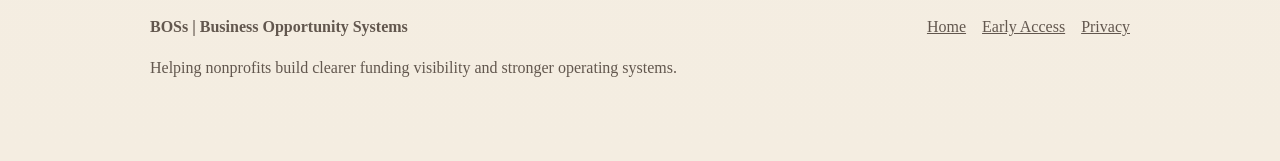
<file: guide-full.html>
<!DOCTYPE html>
<html lang="en">
  <head>
    <meta charset="UTF-8" />
    <meta name="viewport" content="width=device-width, initial-scale=1.0" />
    <title>The Canadian Funding Landscape: Where to Start | BOSs</title>
    <meta
      name="description"
      content="A practical starter map of the Canadian funding landscape for nonprofits."
    />
    <link rel="icon" type="image/svg+xml" href="assets/favicon.svg" />
    <link rel="stylesheet" href="assets/styles.css" />
    <style>
      .guide-shell {
        width: min(calc(100% - 2rem), 980px);
        margin: 0 auto;
      }

      .guide-body {
        padding-bottom: 4rem;
      }

      .guide-intro {
        max-width: 58rem;
      }

      .guide-note {
        margin-top: 1.25rem;
        padding: 1.1rem 1.2rem;
        border: 1px solid var(--line);
        border-radius: var(--radius-sm);
        background: rgba(255, 250, 243, 0.7);
        color: var(--muted);
      }

      .guide-section {
        margin-top: 2.5rem;
      }

      .guide-section h2 {
        font-size: clamp(1.8rem, 3vw, 2.5rem);
        margin-bottom: 1rem;
      }

      .entry-grid {
        display: grid;
        gap: 1rem;
      }

      .entry-card {
        padding: 1.35rem;
      }

      .entry-card h3 {
        font-size: 1.25rem;
        margin-bottom: 0.6rem;
      }

      .entry-card p {
        margin: 0.25rem 0;
        color: var(--muted);
      }

      .entry-card strong {
        color: var(--text);
      }

      .guide-cta {
        margin-top: 2.75rem;
      }
    </style>
  </head>
  <body data-page="guide-full">
    <header class="subpage-header guide-shell">
      <nav class="nav">
        <a class="brand" href="index.html">
          <img class="brand-mark" src="assets/logo.svg" alt="Funding Intelligence Vault logo" />
        </a>
        <a class="brand brand-text" href="index.html">
          <span class="brand-kicker">BOSs | Business Opportunity Systems</span>
          <strong>Funding Intelligence Vault</strong>
        </a>
        <div class="nav-links">
          <a href="index.html">Home</a>
          <a href="guide.html">Get Access</a>
          <a href="beta.html">Early Access</a>
        </div>
      </nav>

      <section class="subpage-hero guide-intro">
        <span class="eyebrow">Free Guide</span>
        <h1>The Canadian Funding Landscape: Where to Start</h1>
        <p class="lede">
          A practical reference guide for nonprofit leaders, fundraisers, and
          grant writers who want a stronger starting point for funding research.
        </p>
        <div class="guide-note">
          Last verified against official source pages on April 24, 2026. This
          guide focuses on source portals, public funders, and recurring programs
          worth monitoring. Individual opportunities open and close throughout the
          year, so always confirm eligibility and current deadlines before
          applying.
        </div>
        <div class="hero-actions">
          <a class="button primary" href="guide.html">Get the Free Guide</a>
          <a class="button secondary" href="beta.html">Explore Early Access</a>
        </div>
      </section>
    </header>

    <main class="guide-shell guide-body">
      <section class="guide-section">
        <h2>How to use this guide</h2>
        <ul class="icon-list">
          <li>Start with the sources closest to your mission, geography, and beneficiary group</li>
          <li>Track each relevant source in one place instead of relying on saved tabs</li>
          <li>Review recurring deadlines monthly, not only when funding feels urgent</li>
          <li>Use the guide to build a shortlist before deeper proposal work begins</li>
        </ul>
      </section>

      <section class="guide-section">
        <h2>Federal and national sources</h2>
        <div class="entry-grid">
          <article class="card entry-card">
            <h3>1. Government of Canada grants and funding portal</h3>
            <p><strong>Best fit:</strong> Nonprofits, charities, and community projects across sectors.</p>
            <p><strong>Why monitor it:</strong> Broad federal starting point for grants and contributions.</p>
            <p><strong>Source:</strong> <a href="https://www.canada.ca/en/government/grants-funding.html">canada.ca</a></p>
          </article>
          <article class="card entry-card">
            <h3>2. Employment and Social Development Canada funding</h3>
            <p><strong>Best fit:</strong> Jobs, training, accessibility, youth, seniors, and social development initiatives.</p>
            <p><strong>Why monitor it:</strong> Strong source for workforce and inclusion-related programming.</p>
            <p><strong>Source:</strong> <a href="https://www.canada.ca/en/employment-social-development/services/funding.html">ESDC funding</a></p>
          </article>
          <article class="card entry-card">
            <h3>3. Canadian Heritage funding</h3>
            <p><strong>Best fit:</strong> Arts, heritage, sport, official languages, multiculturalism, and local cultural work.</p>
            <p><strong>Why monitor it:</strong> Useful for festivals, museums, arts groups, and heritage organizations.</p>
            <p><strong>Source:</strong> <a href="https://www.canada.ca/en/canadian-heritage/services/funding.html?lang=en">Canadian Heritage</a></p>
          </article>
          <article class="card entry-card">
            <h3>4. Canada Council for the Arts</h3>
            <p><strong>Best fit:</strong> Arts organizations, festivals, publishers, and artist-serving nonprofits.</p>
            <p><strong>Why monitor it:</strong> Essential national arts funding source with multiple streams.</p>
            <p><strong>Source:</strong> <a href="https://canadacouncil.ca/funding">Canada Council</a></p>
          </article>
          <article class="card entry-card">
            <h3>5. Women and Gender Equality Canada</h3>
            <p><strong>Best fit:</strong> Organizations advancing gender equality and serving women, girls, and 2SLGBTQI+ communities.</p>
            <p><strong>Why monitor it:</strong> Relevant for equity, safety, and leadership initiatives.</p>
            <p><strong>Source:</strong> <a href="https://www.canada.ca/en/women-gender-equality/funding.html">WAGE funding</a></p>
          </article>
          <article class="card entry-card">
            <h3>6. New Horizons for Seniors Program</h3>
            <p><strong>Best fit:</strong> Organizations serving older adults and community participation for seniors.</p>
            <p><strong>Why monitor it:</strong> Good source for inclusion, mentoring, and anti-isolation programs.</p>
            <p><strong>Source:</strong> <a href="https://www.canada.ca/en/employment-social-development/services/funding/new-horizons-seniors.html">New Horizons</a></p>
          </article>
          <article class="card entry-card">
            <h3>7. Enabling Accessibility Fund</h3>
            <p><strong>Best fit:</strong> Organizations improving accessibility in community spaces and workplaces.</p>
            <p><strong>Why monitor it:</strong> Useful for infrastructure and accessibility upgrades.</p>
            <p><strong>Source:</strong> <a href="https://www.canada.ca/en/employment-social-development/programs/enabling-accessibility-fund.html">Accessibility Fund</a></p>
          </article>
          <article class="card entry-card">
            <h3>8. Building Communities Through Arts and Heritage</h3>
            <p><strong>Best fit:</strong> Community groups, heritage organizations, and local event organizers.</p>
            <p><strong>Why monitor it:</strong> Strong for place-based cultural and heritage programming.</p>
            <p><strong>Source:</strong> <a href="https://www.canada.ca/en/canadian-heritage/services/funding/building-communities.html">Building Communities</a></p>
          </article>
        </div>
      </section>

      <section class="guide-section">
        <h2>Regional and provincial sources</h2>
        <div class="entry-grid">
          <article class="card entry-card">
            <h3>9. FedDev Ontario</h3>
            <p><strong>Best fit:</strong> Southern Ontario nonprofits and ecosystem organizations.</p>
            <p><strong>Why monitor it:</strong> Relevant for innovation, regional growth, and workforce-related initiatives.</p>
            <p><strong>Source:</strong> <a href="https://www.canada.ca/en/feddev-ontario.html">FedDev Ontario</a></p>
          </article>
          <article class="card entry-card">
            <h3>10. Atlantic Canada Opportunities Agency</h3>
            <p><strong>Best fit:</strong> Atlantic Canadian community and economic development organizations.</p>
            <p><strong>Why monitor it:</strong> Strong source for entrepreneurship, skills, tourism, and regional growth.</p>
            <p><strong>Source:</strong> <a href="https://www.canada.ca/en/atlantic-canada-opportunities.html">ACOA</a></p>
          </article>
          <article class="card entry-card">
            <h3>11. PrairiesCan</h3>
            <p><strong>Best fit:</strong> Alberta, Saskatchewan, and Manitoba organizations.</p>
            <p><strong>Why monitor it:</strong> Supports regional diversification and community development.</p>
            <p><strong>Source:</strong> <a href="https://www.canada.ca/en/prairies-economic-development/services/funding.html">PrairiesCan</a></p>
          </article>
          <article class="card entry-card">
            <h3>12. PacifiCan</h3>
            <p><strong>Best fit:</strong> British Columbia nonprofits and regional organizations.</p>
            <p><strong>Why monitor it:</strong> Includes opportunities tied to innovation and community growth.</p>
            <p><strong>Source:</strong> <a href="https://www.canada.ca/en/pacific-economic-development/services/funding.html">PacifiCan</a></p>
          </article>
          <article class="card entry-card">
            <h3>13. Canada Economic Development for Quebec Regions</h3>
            <p><strong>Best fit:</strong> Quebec-based nonprofits and regional support organizations.</p>
            <p><strong>Why monitor it:</strong> Useful for ecosystem and regional development initiatives.</p>
            <p><strong>Source:</strong> <a href="https://www.canada.ca/en/economic-development-quebec-regions.html">CED Quebec</a></p>
          </article>
          <article class="card entry-card">
            <h3>14. Canadian Northern Economic Development Agency</h3>
            <p><strong>Best fit:</strong> Yukon, Northwest Territories, and Nunavut organizations.</p>
            <p><strong>Why monitor it:</strong> Critical for northern and Indigenous community development work.</p>
            <p><strong>Source:</strong> <a href="https://www.canada.ca/en/northern-economic-development.html">CanNor</a></p>
          </article>
          <article class="card entry-card">
            <h3>15. Ontario Trillium Foundation</h3>
            <p><strong>Best fit:</strong> Ontario nonprofits, charities, and local impact organizations.</p>
            <p><strong>Why monitor it:</strong> One of the strongest recurring sources for Ontario-based nonprofits.</p>
            <p><strong>Source:</strong> <a href="https://otf.ca/">Ontario Trillium Foundation</a></p>
          </article>
          <article class="card entry-card">
            <h3>16. Ontario government funding opportunities</h3>
            <p><strong>Best fit:</strong> Ontario-based nonprofits and community organizations.</p>
            <p><strong>Why monitor it:</strong> Broader starting point for province-led grants across sectors.</p>
            <p><strong>Source:</strong> <a href="https://www.ontario.ca/page/available-funding-opportunities-ontario-government">Ontario funding</a></p>
          </article>
        </div>
      </section>

      <section class="guide-section">
        <h2>Community and sector-specific sources</h2>
        <div class="entry-grid">
          <article class="card entry-card">
            <h3>17. Community Foundations of Canada network</h3>
            <p><strong>Best fit:</strong> Place-based nonprofits seeking local foundation support.</p>
            <p><strong>Why monitor it:</strong> Good starting point for identifying community foundations close to your service area.</p>
            <p><strong>Source:</strong> <a href="https://communityfoundations.ca/">Community Foundations of Canada</a></p>
          </article>
          <article class="card entry-card">
            <h3>18. Municipal grant programs</h3>
            <p><strong>Best fit:</strong> Organizations delivering local arts, culture, youth, recreation, or neighborhood programming.</p>
            <p><strong>Why monitor it:</strong> Often overlooked source of smaller recurring support.</p>
            <p><strong>Source:</strong> Search your city plus “community grants” or “nonprofit grants.”</p>
          </article>
          <article class="card entry-card">
            <h3>19. Environment and Climate Change Canada funding</h3>
            <p><strong>Best fit:</strong> Conservation, climate, restoration, and environmental education organizations.</p>
            <p><strong>Why monitor it:</strong> Relevant for biodiversity, land, water, and stewardship programs.</p>
            <p><strong>Source:</strong> <a href="https://www.canada.ca/en/environment-climate-change/services/funding.html">Environment funding</a></p>
          </article>
          <article class="card entry-card">
            <h3>20. Health Canada funding</h3>
            <p><strong>Best fit:</strong> Community health, prevention, substance use, and public health initiatives.</p>
            <p><strong>Why monitor it:</strong> Useful for health-equity and prevention-focused work.</p>
            <p><strong>Source:</strong> <a href="https://www.canada.ca/en/health-canada/corporate/about-health-canada/grants-contributions.html">Health Canada</a></p>
          </article>
          <article class="card entry-card">
            <h3>21. Public Safety Canada funding programs</h3>
            <p><strong>Best fit:</strong> Crime prevention, resilience, victim support, and community safety initiatives.</p>
            <p><strong>Why monitor it:</strong> Strong fit for prevention and community resilience programming.</p>
            <p><strong>Source:</strong> <a href="https://www.publicsafety.gc.ca/cnt/bt/fndng-prgrms-en.aspx">Public Safety Canada</a></p>
          </article>
          <article class="card entry-card">
            <h3>22. SSHRC partnership and community research funding</h3>
            <p><strong>Best fit:</strong> Nonprofits partnering with colleges or universities on community research.</p>
            <p><strong>Why monitor it:</strong> Valuable when your organization can co-create research or evidence-building work.</p>
            <p><strong>Source:</strong> <a href="https://www.sshrc-crsh.gc.ca/funding-financement/index-eng.aspx">SSHRC</a></p>
          </article>
          <article class="card entry-card">
            <h3>23. CIHR funding opportunities</h3>
            <p><strong>Best fit:</strong> Health nonprofits and community-linked research partnerships.</p>
            <p><strong>Why monitor it:</strong> Helpful for pilots, evidence-building, and community health research.</p>
            <p><strong>Source:</strong> <a href="https://cihr-irsc.gc.ca/e/193.html">CIHR</a></p>
          </article>
          <article class="card entry-card">
            <h3>24. Multiculturalism and Anti-Racism Program</h3>
            <p><strong>Best fit:</strong> Organizations focused on anti-racism, inclusion, and intercultural dialogue.</p>
            <p><strong>Why monitor it:</strong> Important for community-serving nonprofits working across diverse populations.</p>
            <p><strong>Source:</strong> <a href="https://www.canada.ca/en/canadian-heritage/services/funding/multiculturalism-action-program.html">Anti-Racism Program</a></p>
          </article>
          <article class="card entry-card">
            <h3>25. Canada Cultural Spaces Fund</h3>
            <p><strong>Best fit:</strong> Arts and heritage nonprofits needing space development or infrastructure support.</p>
            <p><strong>Why monitor it:</strong> Relevant when your organization operates or develops a cultural venue.</p>
            <p><strong>Source:</strong> <a href="https://www.canada.ca/en/canadian-heritage/services/funding/cultural-spaces-fund.html">Cultural Spaces Fund</a></p>
          </article>
        </div>
      </section>

      <section class="card callout guide-cta">
        <div>
          <span class="eyebrow">Next Step</span>
          <h2>Skip the assembly. Get the working version.</h2>
          <p>
            This guide is the orientation. Funding Intelligence Vault is the
            working system &mdash; 75 curated sources delivered as a fully
            configured Sheets workspace with pipeline tracking, status colours,
            and a starting shortlist already pre-flagged. One click, then start.
          </p>
        </div>
        <div class="hero-actions">
          <a class="button primary" href="request-access.html">Buy Early Access &middot; $49</a>
          <a class="button secondary" href="customer-start.html">See What's Inside</a>
        </div>
      </section>
    </main>

    <footer class="site-footer guide-shell">
      <div>
        <strong>BOSs | Business Opportunity Systems</strong>
        <p>Helping nonprofits build clearer funding visibility and stronger operating systems.</p>
      </div>
      <div class="footer-links">
        <a href="index.html">Home</a>
        <a href="beta.html">Early Access</a>
        <a href="privacy.html">Privacy</a>
      </div>
    </footer>
  </body>
</html>
</file>
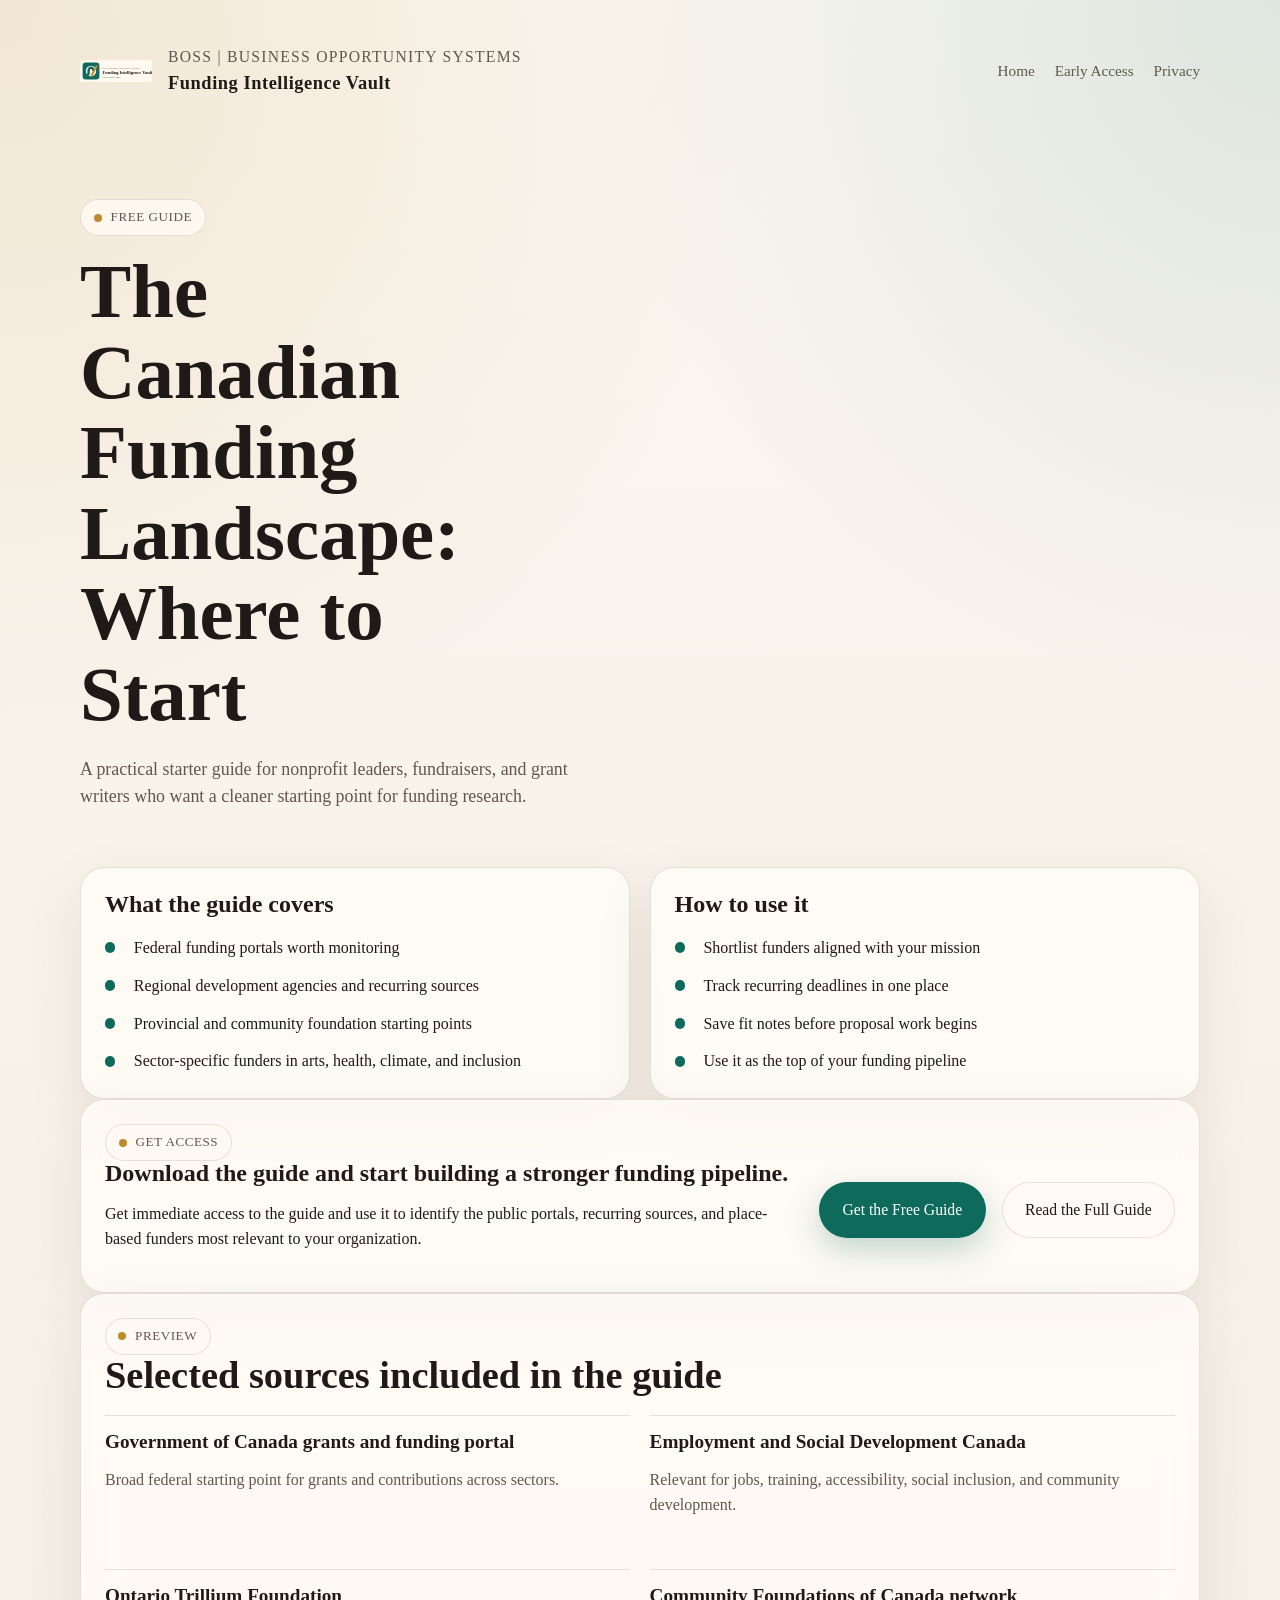
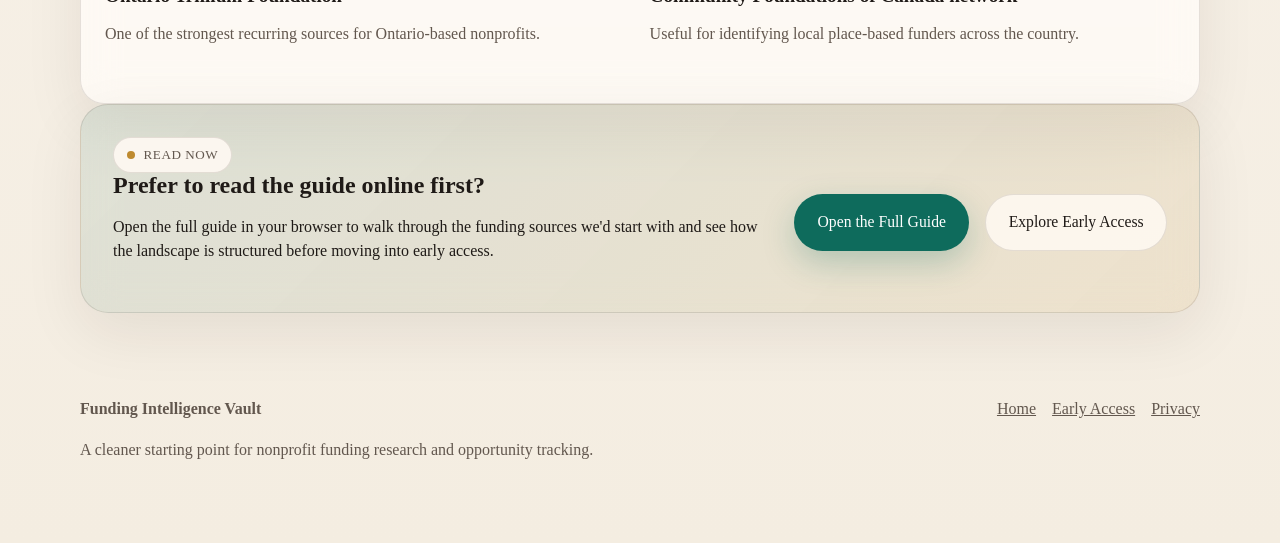
<file: guide.html>
<!DOCTYPE html>
<html lang="en">
  <head>
    <meta charset="UTF-8" />
    <meta name="viewport" content="width=device-width, initial-scale=1.0" />
    <title>The Canadian Funding Landscape: Where to Start</title>
    <meta
      name="description"
      content="A free starter map of the Canadian funding landscape for nonprofits."
    />
    <link rel="icon" type="image/svg+xml" href="assets/favicon.svg" />
    <link rel="stylesheet" href="assets/styles.css" />
  </head>
  <body data-page="guide">
    <header class="subpage-header shell">
      <nav class="nav">
        <a class="brand" href="index.html">
          <img class="brand-mark" src="assets/logo.svg" alt="Funding Intelligence Vault logo" />
        </a>
        <a class="brand brand-text" href="index.html">
          <span class="brand-kicker">BOSs | Business Opportunity Systems</span>
          <strong>Funding Intelligence Vault</strong>
        </a>
        <div class="nav-links">
          <a href="index.html">Home</a>
          <a href="beta.html">Early Access</a>
          <a href="privacy.html">Privacy</a>
        </div>
      </nav>
      <section class="subpage-hero">
        <span class="eyebrow">Free Guide</span>
        <h1>The Canadian Funding Landscape: Where to Start</h1>
        <p class="lede">
          A practical starter guide for nonprofit leaders, fundraisers, and grant
          writers who want a cleaner starting point for funding research.
        </p>
      </section>
    </header>

    <main class="shell section-stack">
      <section class="two-up">
        <article class="card content-card">
          <h2>What the guide covers</h2>
          <ul class="icon-list">
            <li>Federal funding portals worth monitoring</li>
            <li>Regional development agencies and recurring sources</li>
            <li>Provincial and community foundation starting points</li>
            <li>Sector-specific funders in arts, health, climate, and inclusion</li>
          </ul>
        </article>
        <article class="card content-card">
          <h2>How to use it</h2>
          <ul class="icon-list">
            <li>Shortlist funders aligned with your mission</li>
            <li>Track recurring deadlines in one place</li>
            <li>Save fit notes before proposal work begins</li>
            <li>Use it as the top of your funding pipeline</li>
          </ul>
        </article>
      </section>

      <section class="card form-card">
        <div>
          <span class="eyebrow">Get Access</span>
          <h2>Download the guide and start building a stronger funding pipeline.</h2>
          <p>
            Get immediate access to the guide and use it to identify the public
            portals, recurring sources, and place-based funders most relevant to
            your organization.
          </p>
        </div>
        <div class="hero-actions">
          <a class="button primary" data-config-link="guideLink" href="#">Get the Free Guide</a>
          <a class="button secondary" href="guide-full.html">Read the Full Guide</a>
        </div>
      </section>

      <section class="card reading-card">
        <div class="reading-head">
          <span class="eyebrow">Preview</span>
          <h2>Selected sources included in the guide</h2>
        </div>
        <div class="reading-grid">
          <article>
            <h3>Government of Canada grants and funding portal</h3>
            <p>Broad federal starting point for grants and contributions across sectors.</p>
          </article>
          <article>
            <h3>Employment and Social Development Canada</h3>
            <p>Relevant for jobs, training, accessibility, social inclusion, and community development.</p>
          </article>
          <article>
            <h3>Ontario Trillium Foundation</h3>
            <p>One of the strongest recurring sources for Ontario-based nonprofits.</p>
          </article>
          <article>
            <h3>Community Foundations of Canada network</h3>
            <p>Useful for identifying local place-based funders across the country.</p>
          </article>
        </div>
      </section>

      <section class="card callout guide-cta">
        <div>
          <span class="eyebrow">Read Now</span>
          <h2>Prefer to read the guide online first?</h2>
          <p>
            Open the full guide in your browser to walk through the funding
            sources we'd start with and see how the landscape is structured
            before moving into early access.
          </p>
        </div>
        <div class="hero-actions">
          <a class="button primary" href="guide-full.html">Open the Full Guide</a>
          <a class="button secondary" href="beta.html">Explore Early Access</a>
        </div>
      </section>
    </main>

    <footer class="site-footer shell">
      <div>
        <strong>Funding Intelligence Vault</strong>
        <p>A cleaner starting point for nonprofit funding research and opportunity tracking.</p>
      </div>
      <div class="footer-links">
        <a href="index.html">Home</a>
        <a href="beta.html">Early Access</a>
        <a href="privacy.html">Privacy</a>
      </div>
    </footer>

    <script src="config.js"></script>
    <script src="assets/site.js"></script>
  </body>
</html>
</file>
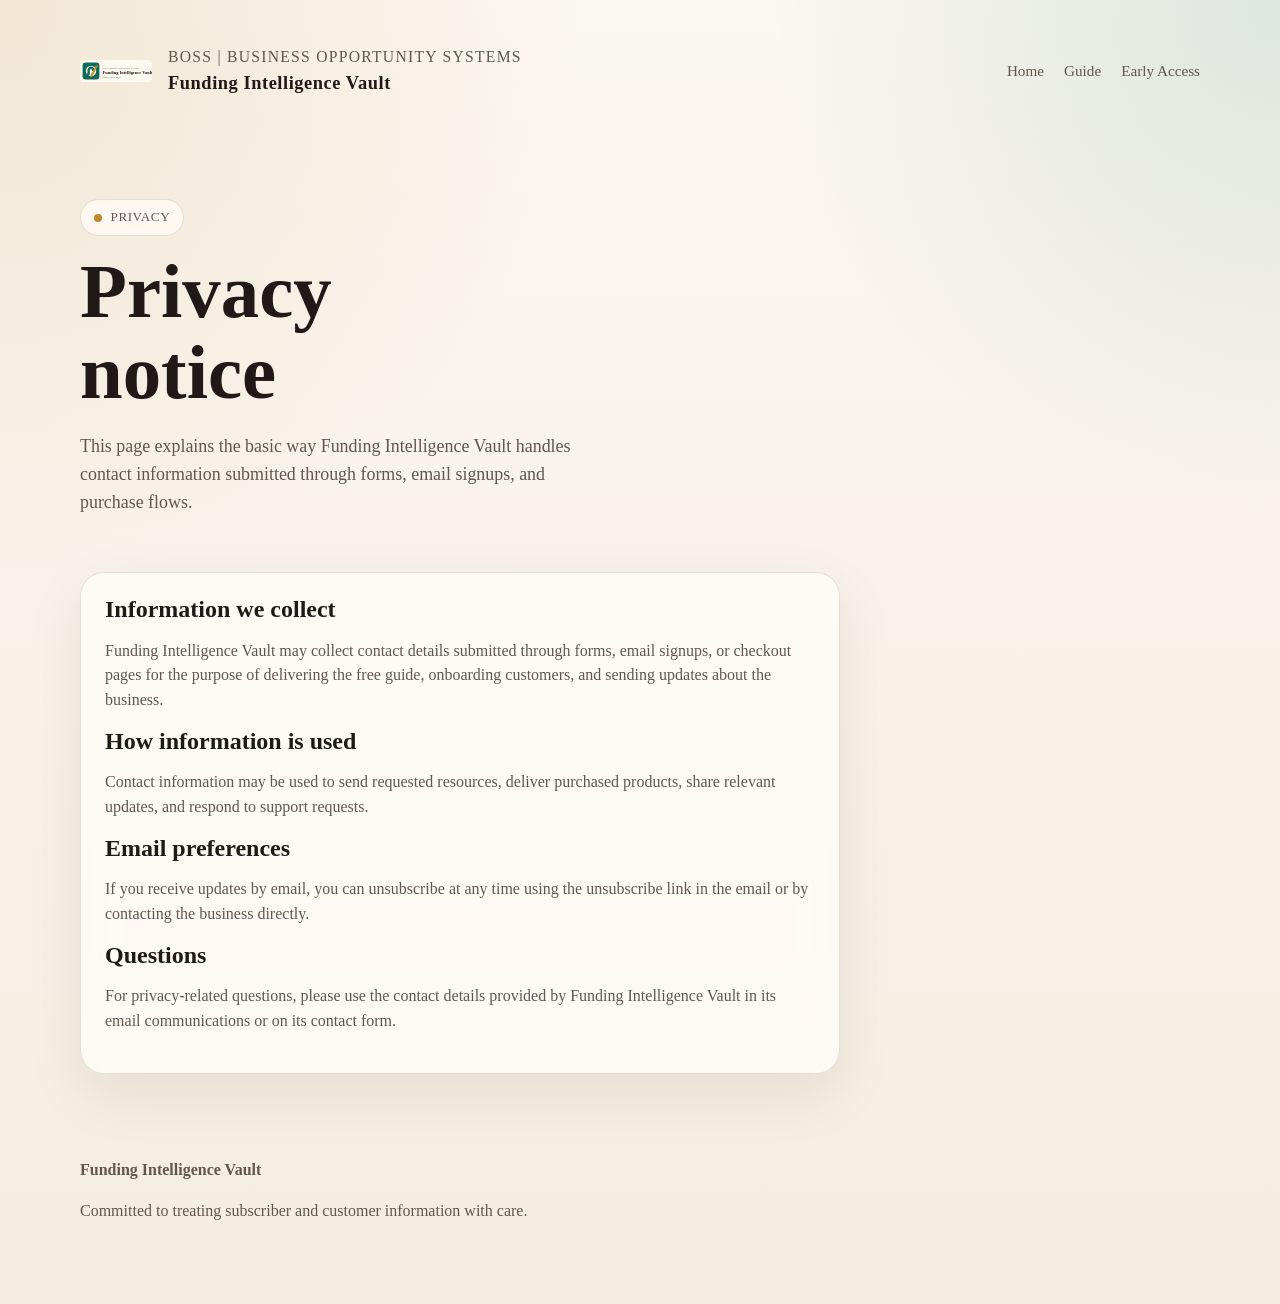
<file: privacy.html>
<!DOCTYPE html>
<html lang="en">
  <head>
    <meta charset="UTF-8" />
    <meta name="viewport" content="width=device-width, initial-scale=1.0" />
    <title>Privacy | Funding Intelligence Vault</title>
    <link rel="icon" type="image/svg+xml" href="assets/favicon.svg" />
    <link rel="stylesheet" href="assets/styles.css" />
  </head>
  <body data-page="privacy">
    <header class="subpage-header shell">
      <nav class="nav">
        <a class="brand" href="index.html">
          <img class="brand-mark" src="assets/logo.svg" alt="Funding Intelligence Vault logo" />
        </a>
        <a class="brand brand-text" href="index.html">
          <span class="brand-kicker">BOSs | Business Opportunity Systems</span>
          <strong>Funding Intelligence Vault</strong>
        </a>
        <div class="nav-links">
          <a href="index.html">Home</a>
          <a href="guide.html">Guide</a>
          <a href="beta.html">Early Access</a>
        </div>
      </nav>
      <section class="subpage-hero">
        <span class="eyebrow">Privacy</span>
        <h1>Privacy notice</h1>
        <p class="lede">
          This page explains the basic way Funding Intelligence Vault handles
          contact information submitted through forms, email signups, and purchase
          flows.
        </p>
      </section>
    </header>

    <main class="shell section-stack">
      <section class="card reading-card prose-card">
        <h2>Information we collect</h2>
        <p>
          Funding Intelligence Vault may collect contact details submitted through
          forms, email signups, or checkout pages for the purpose of delivering the
          free guide, onboarding customers, and sending updates about the business.
        </p>
        <h2>How information is used</h2>
        <p>
          Contact information may be used to send requested resources, deliver
          purchased products, share relevant updates, and respond to support
          requests.
        </p>
        <h2>Email preferences</h2>
        <p>
          If you receive updates by email, you can unsubscribe at any time using
          the unsubscribe link in the email or by contacting the business directly.
        </p>
        <h2>Questions</h2>
        <p>
          For privacy-related questions, please use the contact details provided by
          Funding Intelligence Vault in its email communications or on its contact
          form.
        </p>
      </section>
    </main>

    <footer class="site-footer shell">
      <div>
        <strong>Funding Intelligence Vault</strong>
        <p>Committed to treating subscriber and customer information with care.</p>
      </div>
    </footer>
  </body>
</html>
</file>
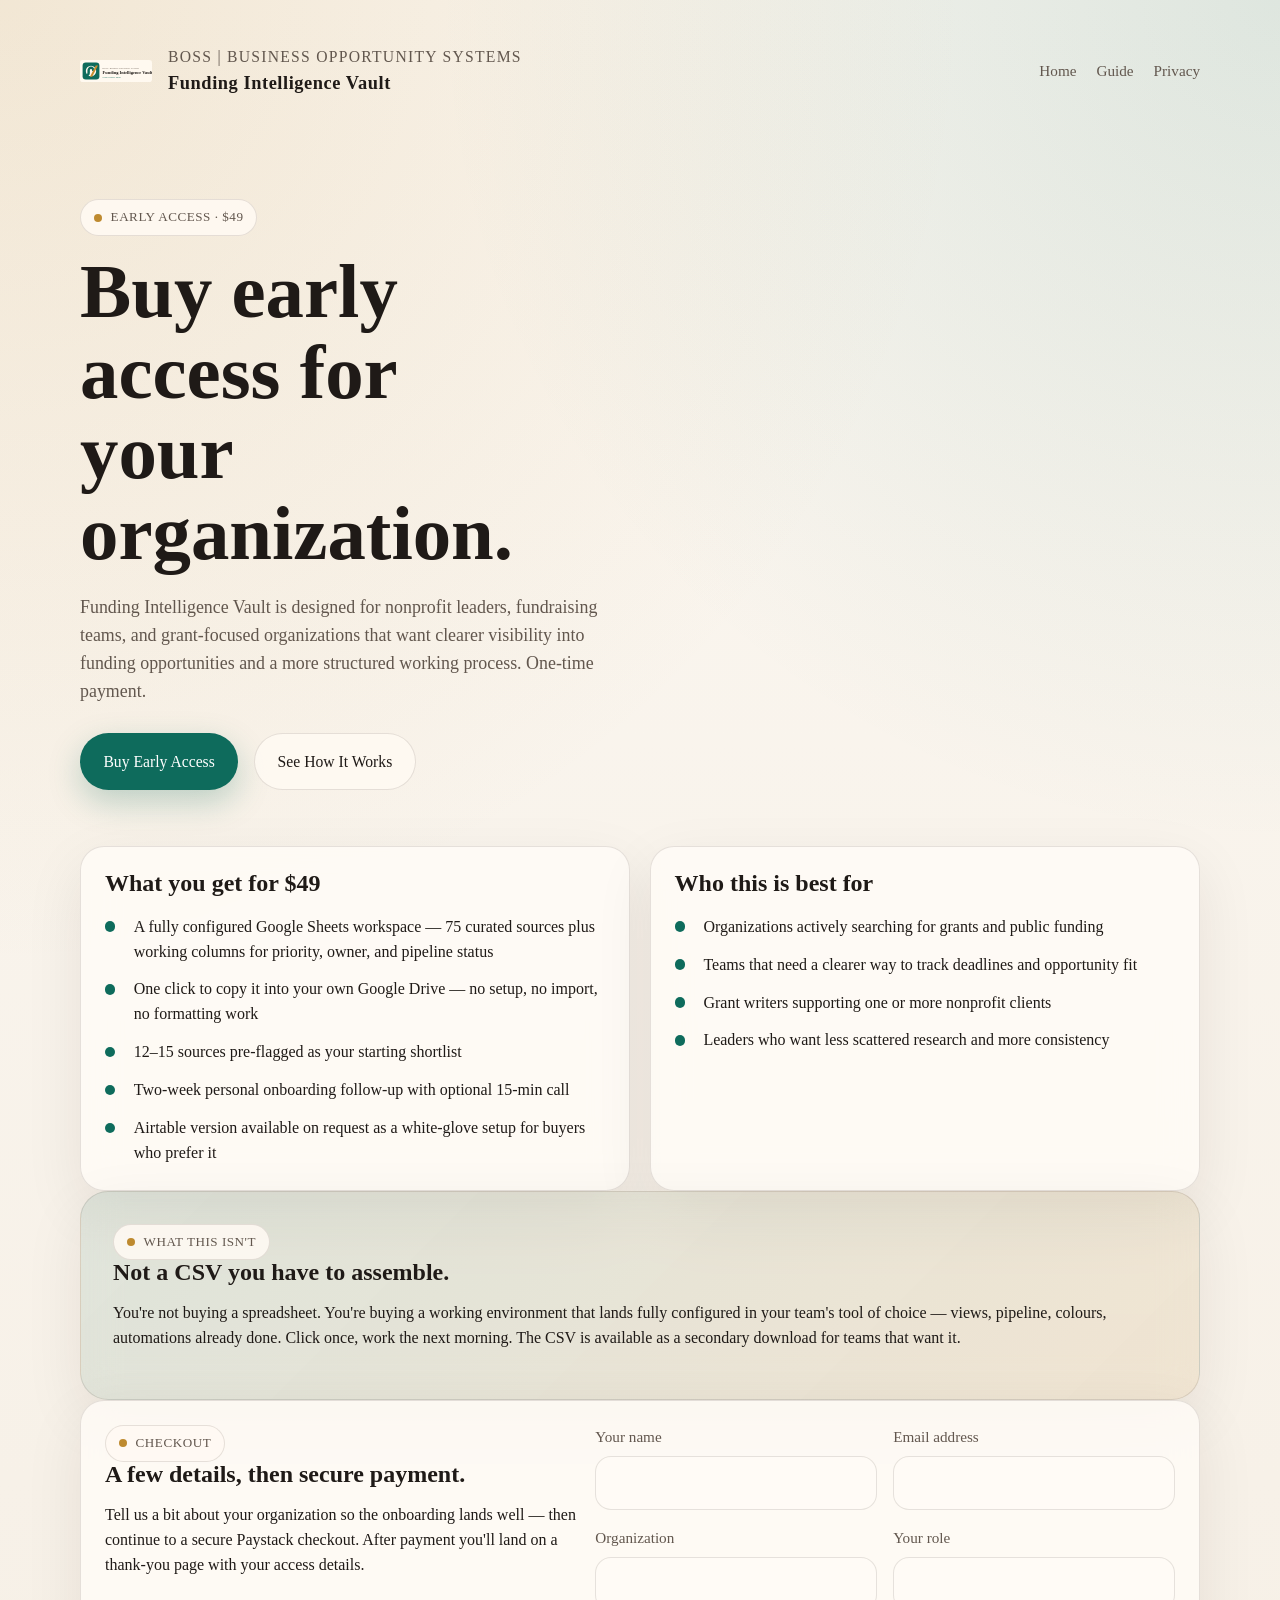
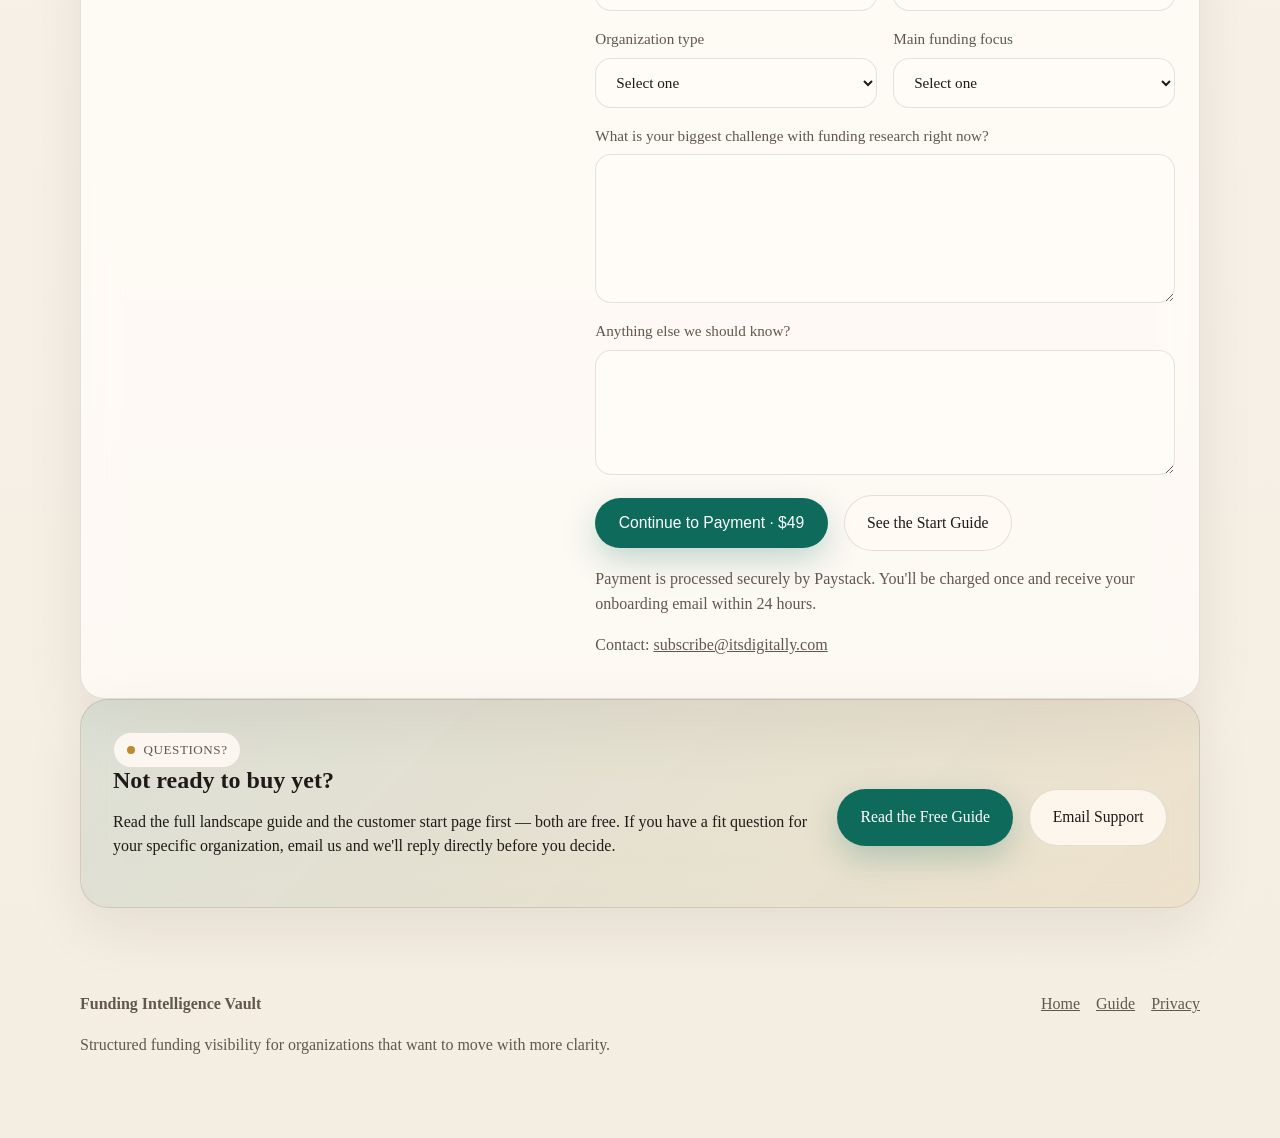
<file: request-access.html>
<!DOCTYPE html>
<html lang="en">
  <head>
    <meta charset="UTF-8" />
    <meta name="viewport" content="width=device-width, initial-scale=1.0" />
    <title>Request Early Access | Funding Intelligence Vault</title>
    <meta
      name="description"
      content="Request early access to Funding Intelligence Vault for your organization."
    />
    <link rel="icon" type="image/svg+xml" href="assets/favicon.svg" />
    <link rel="stylesheet" href="assets/styles.css" />
  </head>
  <body data-page="request-access">
    <header class="subpage-header shell">
      <nav class="nav">
        <a class="brand" href="index.html">
          <img class="brand-mark" src="assets/logo.svg" alt="Funding Intelligence Vault logo" />
        </a>
        <a class="brand brand-text" href="index.html">
          <span class="brand-kicker">BOSs | Business Opportunity Systems</span>
          <strong>Funding Intelligence Vault</strong>
        </a>
        <div class="nav-links">
          <a href="index.html">Home</a>
          <a href="guide-full.html">Guide</a>
          <a href="privacy.html">Privacy</a>
        </div>
      </nav>
      <section class="subpage-hero">
        <span class="eyebrow">Early Access · $49</span>
        <h1>Buy early access for your organization.</h1>
        <p class="lede">
          Funding Intelligence Vault is designed for nonprofit leaders, fundraising
          teams, and grant-focused organizations that want clearer visibility into
          funding opportunities and a more structured working process. One-time payment.
        </p>
        <div class="hero-actions">
          <a class="button primary" href="#buy-form">Buy Early Access</a>
          <a class="button secondary" data-config-link="onboardingLink" href="customer-start.html">See How It Works</a>
        </div>
      </section>
    </header>

    <main class="shell section-stack">
      <section class="two-up">
        <article class="card content-card">
          <h2>What you get for $49</h2>
          <ul class="icon-list">
            <li>A fully configured Google Sheets workspace &mdash; 75 curated sources plus working columns for priority, owner, and pipeline status</li>
            <li>One click to copy it into your own Google Drive &mdash; no setup, no import, no formatting work</li>
            <li>12&ndash;15 sources pre-flagged as your starting shortlist</li>
            <li>Two-week personal onboarding follow-up with optional 15-min call</li>
            <li>Airtable version available on request as a white-glove setup for buyers who prefer it</li>
          </ul>
        </article>
        <article class="card content-card">
          <h2>Who this is best for</h2>
          <ul class="icon-list">
            <li>Organizations actively searching for grants and public funding</li>
            <li>Teams that need a clearer way to track deadlines and opportunity fit</li>
            <li>Grant writers supporting one or more nonprofit clients</li>
            <li>Leaders who want less scattered research and more consistency</li>
          </ul>
        </article>
      </section>

      <section class="card callout">
        <div>
          <span class="eyebrow">What this isn't</span>
          <h2>Not a CSV you have to assemble.</h2>
          <p>
            You're not buying a spreadsheet. You're buying a working
            environment that lands fully configured in your team's tool of
            choice &mdash; views, pipeline, colours, automations already done.
            Click once, work the next morning. The CSV is available as a
            secondary download for teams that want it.
          </p>
        </div>
      </section>

      <section id="buy-form" class="card form-card request-form-card">
        <div>
          <span class="eyebrow">Checkout</span>
          <h2>A few details, then secure payment.</h2>
          <p>
            Tell us a bit about your organization so the onboarding lands well —
            then continue to a secure Paystack checkout. After payment you'll
            land on a thank-you page with your access details.
          </p>
        </div>
        <form class="intake-form" data-intake-form method="post">
          <label>
            <span>Your name</span>
            <input type="text" name="name" required />
          </label>
          <label>
            <span>Email address</span>
            <input type="email" name="email" required />
          </label>
          <label>
            <span>Organization</span>
            <input type="text" name="organization" required />
          </label>
          <label>
            <span>Your role</span>
            <input type="text" name="role" required />
          </label>
          <label>
            <span>Organization type</span>
            <select name="organization_type" required>
              <option value="">Select one</option>
              <option>Nonprofit</option>
              <option>Charity</option>
              <option>Grant consultancy</option>
              <option>Community organization</option>
              <option>Other</option>
            </select>
          </label>
          <label>
            <span>Main funding focus</span>
            <select name="funding_focus" required>
              <option value="">Select one</option>
              <option>General nonprofit funding</option>
              <option>Arts and culture</option>
              <option>Health and wellbeing</option>
              <option>Youth and community development</option>
              <option>Climate or environment</option>
              <option>Multiple client grant research</option>
              <option>Other</option>
            </select>
          </label>
          <label class="full-span">
            <span>What is your biggest challenge with funding research right now?</span>
            <textarea name="challenge" rows="5" required></textarea>
          </label>
          <label class="full-span">
            <span>Anything else we should know?</span>
            <textarea name="notes" rows="4"></textarea>
          </label>
          <div class="form-actions full-span">
            <button class="button primary" type="submit" data-buy-button>Continue to Payment · $49</button>
            <a class="button secondary" data-config-link="onboardingLink" href="customer-start.html">See the Start Guide</a>
          </div>
          <p class="form-note full-span">
            Payment is processed securely by Paystack. You'll be charged once and
            receive your onboarding email within 24 hours.
          </p>
          <p class="form-contact full-span">
            Contact: <a data-config-email href="mailto:hello@example.com">hello@example.com</a>
          </p>
          <p class="form-status full-span" data-form-status aria-live="polite"></p>
        </form>
      </section>

      <section class="card callout">
        <div>
          <span class="eyebrow">Questions?</span>
          <h2>Not ready to buy yet?</h2>
          <p>
            Read the full landscape guide and the customer start page first —
            both are free. If you have a fit question for your specific
            organization, email us and we'll reply directly before you decide.
          </p>
        </div>
        <div class="hero-actions">
          <a class="button primary" href="guide-full.html">Read the Free Guide</a>
          <a class="button secondary" data-config-link="contactLink" href="#">Email Support</a>
        </div>
      </section>
    </main>

    <footer class="site-footer shell">
      <div>
        <strong>Funding Intelligence Vault</strong>
        <p>Structured funding visibility for organizations that want to move with more clarity.</p>
      </div>
      <div class="footer-links">
        <a href="index.html">Home</a>
        <a href="guide-full.html">Guide</a>
        <a href="privacy.html">Privacy</a>
      </div>
    </footer>

    <script src="config.js"></script>
    <script src="https://js.paystack.co/v1/inline.js"></script>
    <script src="assets/site.js"></script>
  </body>
</html>
</file>
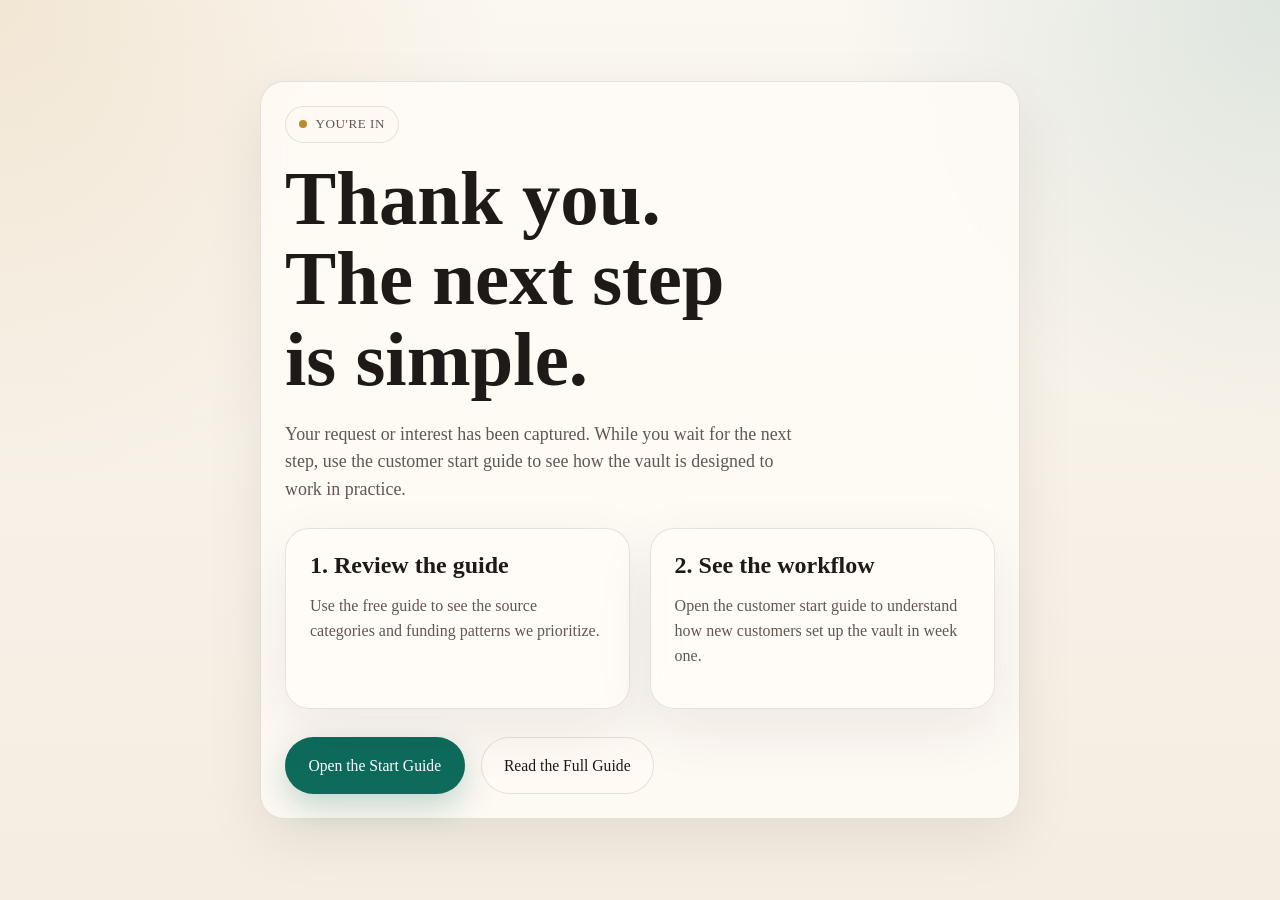
<file: thank-you.html>
<!DOCTYPE html>
<html lang="en">
  <head>
    <meta charset="UTF-8" />
    <meta name="viewport" content="width=device-width, initial-scale=1.0" />
    <title>Thank You | Funding Intelligence Vault</title>
    <link rel="icon" type="image/svg+xml" href="assets/favicon.svg" />
    <link rel="stylesheet" href="assets/styles.css" />
  </head>
  <body data-page="thanks">
    <main class="shell centered-screen">
      <section class="card thanks-card">
        <span class="eyebrow" data-thanks-eyebrow>You're In</span>
        <h1 data-thanks-heading>Thank you. The next step is simple.</h1>
        <p class="lede" data-thanks-lede>
          Your request or interest has been captured. While you wait for the next
          step, use the customer start guide to see how the vault is designed to
          work in practice.
        </p>
        <p class="form-note" data-thanks-reference hidden></p>
        <div class="two-up compact-grid">
          <article class="card content-card">
            <h2>1. Review the guide</h2>
            <p>Use the free guide to see the source categories and funding patterns we prioritize.</p>
          </article>
          <article class="card content-card">
            <h2>2. See the workflow</h2>
            <p>Open the customer start guide to understand how new customers set up the vault in week one.</p>
          </article>
        </div>
        <div class="two-button">
          <a class="button primary" data-config-link="onboardingLink" href="customer-start.html">Open the Start Guide</a>
          <a class="button secondary" href="guide-full.html">Read the Full Guide</a>
        </div>
      </section>
    </main>
    <script src="config.js"></script>
    <script src="assets/site.js"></script>
    <script>
      (function () {
        var params = new URLSearchParams(window.location.search);
        var ref = params.get("ref");
        if (!ref) return;
        var eyebrow = document.querySelector("[data-thanks-eyebrow]");
        var heading = document.querySelector("[data-thanks-heading]");
        var lede = document.querySelector("[data-thanks-lede]");
        var refNote = document.querySelector("[data-thanks-reference]");
        if (eyebrow) eyebrow.textContent = "Payment received";
        if (heading) heading.textContent = "Thank you — your early access is confirmed.";
        if (lede) lede.textContent = "We've received your payment. Your onboarding email will arrive within 24 hours. While you wait, open the customer start guide for the recommended first 20 minutes.";
        if (refNote) {
          refNote.textContent = "Reference: " + ref;
          refNote.hidden = false;
        }
      })();
    </script>
  </body>
</html>
</file>
<file: assets/styles.css>
:root {
  --bg: #f7f1e8;
  --bg-accent: #efe3d0;
  --surface: rgba(255, 252, 247, 0.82);
  --surface-strong: #fffaf3;
  --text: #1f1a17;
  --muted: #62574e;
  --line: rgba(52, 39, 30, 0.12);
  --brand: #0e6b5c;
  --brand-dark: #0a5146;
  --brand-soft: #d8eee8;
  --gold: #be8a2f;
  --shadow: 0 20px 60px rgba(35, 24, 16, 0.08);
  --radius: 24px;
  --radius-sm: 16px;
  --max: 1120px;
}

* {
  box-sizing: border-box;
}

html {
  scroll-behavior: smooth;
}

body {
  margin: 0;
  font-family: Georgia, "Times New Roman", serif;
  color: var(--text);
  background:
    radial-gradient(circle at top left, rgba(190, 138, 47, 0.15), transparent 32%),
    radial-gradient(circle at top right, rgba(14, 107, 92, 0.12), transparent 28%),
    linear-gradient(180deg, #fbf7f1 0%, var(--bg) 54%, #f4ede1 100%);
  line-height: 1.55;
}

a {
  color: inherit;
}

code {
  font-family: "Courier New", monospace;
  background: rgba(14, 107, 92, 0.08);
  padding: 0.15rem 0.35rem;
  border-radius: 0.4rem;
}

.shell {
  width: min(calc(100% - 2rem), var(--max));
  margin: 0 auto;
}

.site-header,
.subpage-header {
  padding-top: 1.2rem;
}

.nav {
  display: flex;
  align-items: center;
  justify-content: space-between;
  gap: 1rem;
  padding: 1rem 0;
}

.brand {
  text-decoration: none;
}

.brand-text {
  margin-right: auto;
}

.brand-mark {
  width: 72px;
  height: 72px;
  display: block;
}

.brand-kicker {
  display: block;
  font-size: 0.98rem;
  letter-spacing: 0.08em;
  text-transform: uppercase;
  color: var(--muted);
}

.brand strong {
  display: block;
  color: var(--text);
  font-size: 1.15rem;
  letter-spacing: 0.03em;
}

.nav-links {
  display: flex;
  gap: 1.25rem;
  flex-wrap: wrap;
  font-size: 0.95rem;
  color: var(--muted);
}

.nav-links a {
  text-decoration: none;
}

.hero,
.subpage-hero {
  padding: 4.75rem 0 3.5rem;
}

.hero {
  display: grid;
  grid-template-columns: 1.2fr 0.85fr;
  gap: 2rem;
  align-items: start;
}

.hero-stack {
  display: grid;
  gap: 1rem;
}

h1,
h2,
h3 {
  margin: 0;
  line-height: 1.05;
  font-weight: 600;
}

h1 {
  font-size: clamp(3rem, 6vw, 5.6rem);
  max-width: 12ch;
  margin-top: 1rem;
}

.subpage-hero h1 {
  max-width: 12ch;
}

.lede,
.section-head p,
.content-card p,
.feature-panel p,
.accent-panel p,
.offer-sidebar p,
.reading-grid p,
.site-footer p,
.thanks-card p,
.prose-card p {
  color: var(--muted);
}

.lede {
  font-size: 1.12rem;
  max-width: 58ch;
  margin: 1.25rem 0 0;
}

.eyebrow {
  display: inline-flex;
  align-items: center;
  gap: 0.55rem;
  padding: 0.45rem 0.8rem;
  border-radius: 999px;
  background: rgba(255, 250, 243, 0.88);
  border: 1px solid var(--line);
  color: var(--muted);
  font-size: 0.82rem;
  letter-spacing: 0.04em;
  text-transform: uppercase;
}

.eyebrow::before {
  content: "";
  width: 0.5rem;
  height: 0.5rem;
  border-radius: 999px;
  background: var(--gold);
}

.hero-actions,
.two-button {
  display: flex;
  gap: 1rem;
  flex-wrap: wrap;
  margin-top: 1.75rem;
}

.button {
  display: inline-flex;
  align-items: center;
  justify-content: center;
  padding: 0.95rem 1.4rem;
  border-radius: 999px;
  text-decoration: none;
  font-size: 0.98rem;
  border: 1px solid transparent;
  transition: transform 180ms ease, box-shadow 180ms ease, background 180ms ease;
}

.button:hover {
  transform: translateY(-1px);
}

.button.primary {
  background: var(--brand);
  color: white;
  box-shadow: 0 12px 32px rgba(14, 107, 92, 0.25);
}

.button.primary:hover {
  background: var(--brand-dark);
}

.button.secondary {
  background: rgba(255, 250, 243, 0.82);
  border-color: var(--line);
  color: var(--text);
}

.full-width {
  width: 100%;
}

.text-link {
  color: var(--brand-dark);
  text-decoration: underline;
  text-decoration-thickness: 1px;
}

.hero-notes {
  display: flex;
  flex-wrap: wrap;
  gap: 0.65rem;
  margin-top: 1.25rem;
}

.hero-notes span,
.pill-row span {
  padding: 0.52rem 0.8rem;
  border-radius: 999px;
  background: var(--bg-accent);
  color: var(--text);
  font-size: 0.9rem;
}

.card {
  background: var(--surface);
  border: 1px solid var(--line);
  border-radius: var(--radius);
  box-shadow: var(--shadow);
  backdrop-filter: blur(18px);
}

.feature-panel,
.accent-panel,
.stat-card,
.content-card,
.form-card,
.reading-card,
.offer-main,
.offer-sidebar,
.faq-panel,
.thanks-card {
  padding: 1.5rem;
}

.feature-panel h2,
.section-head h2,
.content-card h3,
.reading-head h2,
.faq-panel h2 {
  font-size: clamp(2rem, 3vw, 3rem);
}

.feature-panel h2 {
  font-size: 1.5rem;
}

.price-tag {
  font-size: 3.1rem;
  margin: 0.75rem 0 0.6rem;
}

.card-label {
  color: var(--muted);
  font-size: 0.9rem;
  text-transform: uppercase;
  letter-spacing: 0.05em;
}

.icon-list {
  list-style: none;
  padding: 0;
  margin: 1.15rem 0 0;
  display: grid;
  gap: 0.82rem;
}

.icon-list li {
  display: grid;
  grid-template-columns: 1rem 1fr;
  gap: 0.8rem;
  align-items: start;
}

.icon-list li::before {
  content: "";
  width: 0.65rem;
  height: 0.65rem;
  border-radius: 999px;
  background: var(--brand);
  margin-top: 0.42rem;
}

.compact {
  gap: 0.7rem;
}

.section,
.section-stack {
  padding-bottom: 3.25rem;
}

.section-head {
  max-width: 44rem;
  margin-bottom: 1.5rem;
}

.two-up,
.stat-grid,
.reading-grid,
.offer-layout {
  display: grid;
  gap: 1.2rem;
}

.compact-grid {
  margin-top: 1.5rem;
}

.stat-grid {
  grid-template-columns: repeat(3, minmax(0, 1fr));
  padding-bottom: 3rem;
}

.stat-card strong {
  display: block;
  font-size: 2rem;
  margin-bottom: 0.35rem;
}

.two-up,
.offer-layout {
  grid-template-columns: repeat(2, minmax(0, 1fr));
}

.offer-layout {
  align-items: start;
}

.offer-items {
  display: grid;
  gap: 1rem;
  margin-top: 1.2rem;
}

.offer-items div {
  padding: 1rem 1.1rem;
  background: var(--surface-strong);
  border: 1px solid var(--line);
  border-radius: var(--radius-sm);
}

.offer-items strong {
  display: block;
  margin-bottom: 0.25rem;
}

.form-card {
  display: grid;
  grid-template-columns: 1.1fr auto;
  gap: 1rem;
  align-items: center;
}

.request-form-card {
  grid-template-columns: 0.9fr 1.1fr;
  align-items: start;
}

.intake-form {
  display: grid;
  grid-template-columns: repeat(2, minmax(0, 1fr));
  gap: 1rem;
}

.intake-form label {
  display: grid;
  gap: 0.45rem;
  color: var(--muted);
  font-size: 0.95rem;
}

.intake-form input,
.intake-form select,
.intake-form textarea {
  width: 100%;
  border: 1px solid var(--line);
  border-radius: 16px;
  padding: 0.9rem 1rem;
  font: inherit;
  color: var(--text);
  background: rgba(255, 252, 247, 0.92);
}

.intake-form textarea {
  resize: vertical;
}

.full-span {
  grid-column: 1 / -1;
}

.form-actions {
  display: flex;
  gap: 1rem;
  flex-wrap: wrap;
  align-items: center;
  margin-top: 0.25rem;
}

.form-note,
.form-contact {
  margin: 0;
  color: var(--muted);
}

.form-status {
  margin: 0;
  color: var(--brand-dark);
  font-size: 0.95rem;
}

.reading-grid {
  grid-template-columns: repeat(2, minmax(0, 1fr));
  margin-top: 1.25rem;
}

.reading-grid article {
  padding: 1rem 0;
  border-top: 1px solid var(--line);
}

.reading-grid h3 {
  font-size: 1.2rem;
  margin-bottom: 0.45rem;
}

.callout {
  padding: 2rem;
  background: linear-gradient(135deg, rgba(14, 107, 92, 0.1), rgba(190, 138, 47, 0.12));
  border: 1px solid var(--line);
  border-radius: calc(var(--radius) + 4px);
  box-shadow: var(--shadow);
  display: grid;
  grid-template-columns: 1fr auto;
  gap: 1rem;
  align-items: center;
}

.site-footer {
  padding: 2rem 0 4rem;
  display: flex;
  justify-content: space-between;
  gap: 1rem;
  color: var(--muted);
}

.footer-links {
  display: flex;
  gap: 1rem;
  flex-wrap: wrap;
}

.centered-screen {
  min-height: 100vh;
  display: grid;
  place-items: center;
}

.thanks-card {
  max-width: 760px;
}

.onboarding-grid article {
  padding: 1.1rem 0;
}

.prose-card {
  max-width: 760px;
}

@media (max-width: 900px) {
  .hero,
  .two-up,
  .offer-layout,
  .reading-grid,
  .stat-grid,
  .callout,
  .form-card,
  .request-form-card,
  .intake-form {
    grid-template-columns: 1fr;
  }

  .nav,
  .site-footer {
    align-items: flex-start;
    flex-direction: column;
  }

  .brand-mark {
    width: 60px;
    height: 60px;
  }

  .hero,
  .subpage-hero {
    padding-top: 3.2rem;
  }
}

@media (max-width: 640px) {
  .shell {
    width: min(calc(100% - 1.25rem), var(--max));
  }

  .button {
    width: 100%;
  }

  .hero-actions,
  .two-button {
    flex-direction: column;
    align-items: stretch;
  }

  .card,
  .callout {
    border-radius: 20px;
  }
}
</file>
